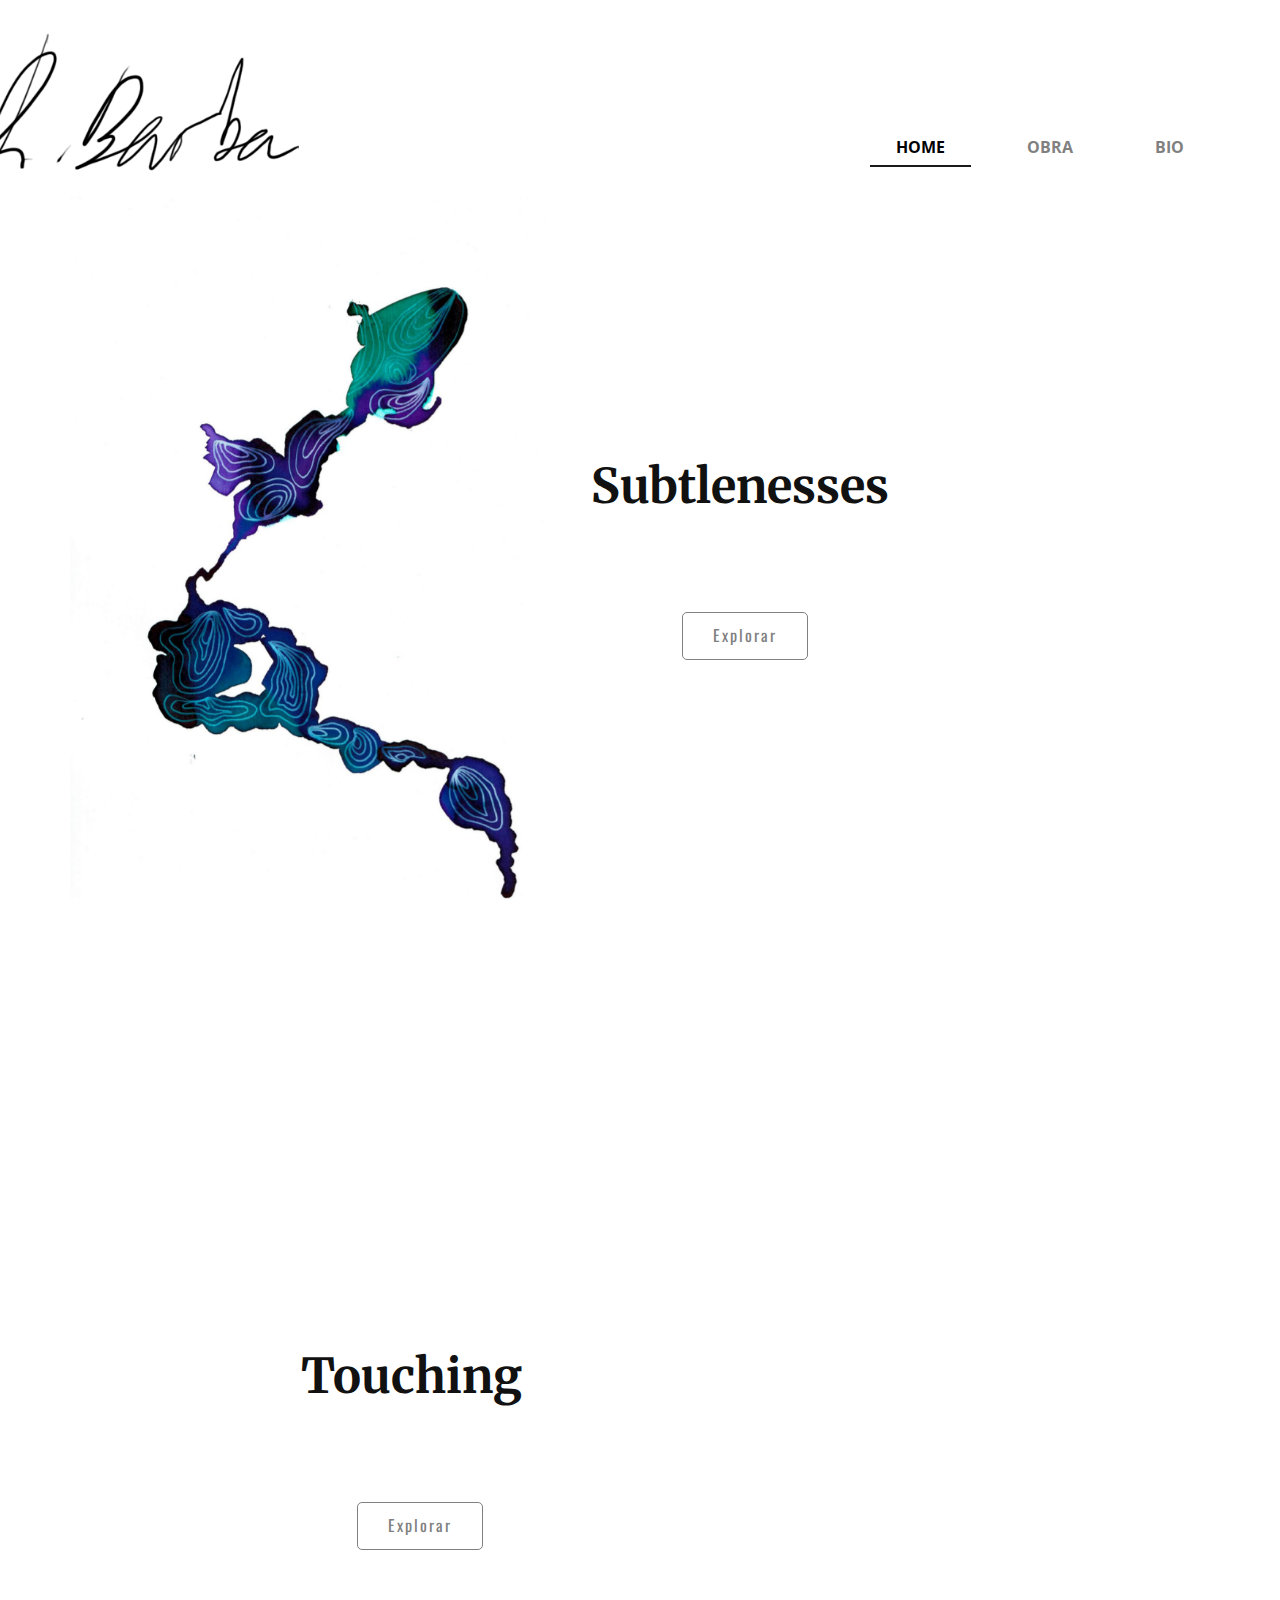
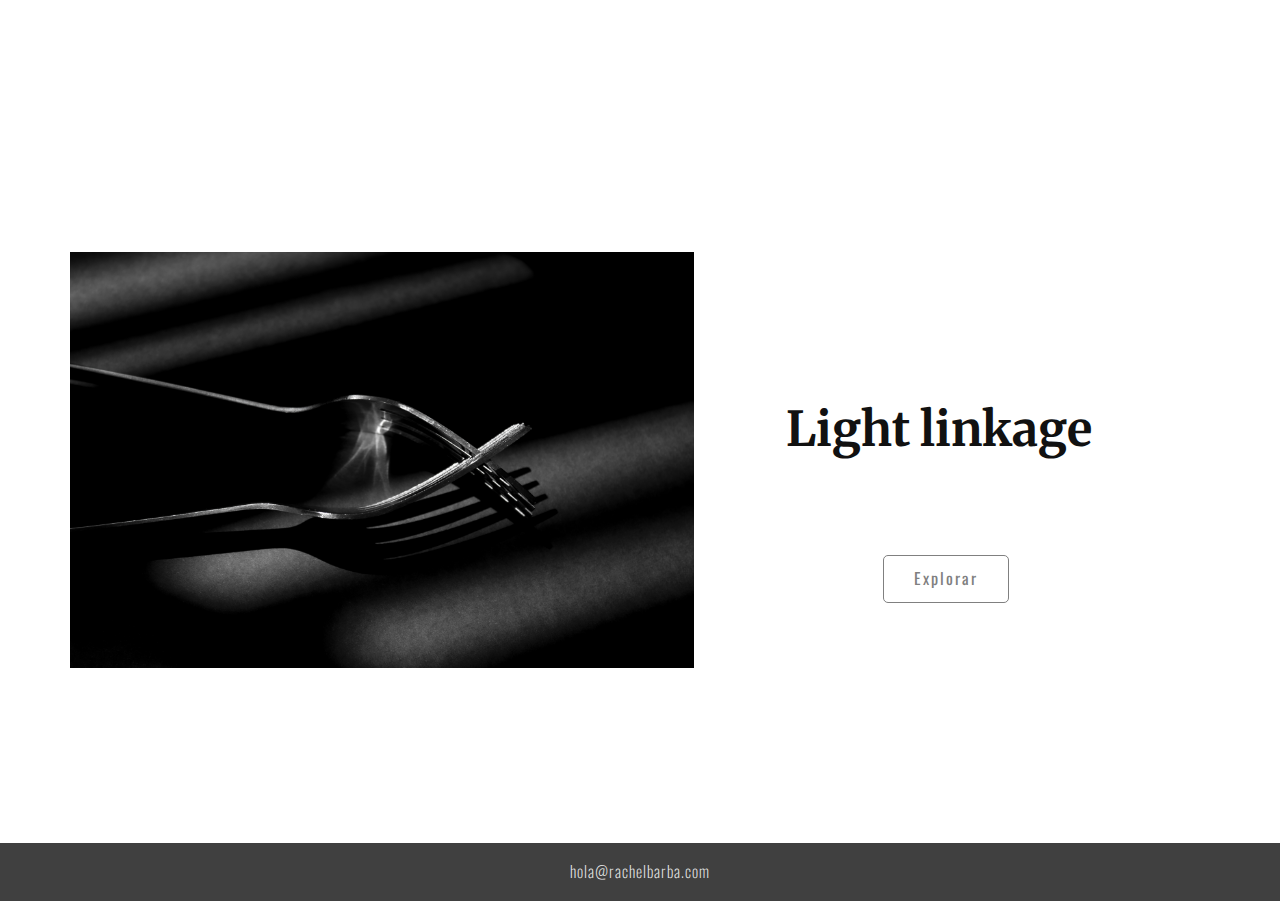
<file: index.html>
<!DOCTYPE html>
<html style="font-size: 16px;" lang="es"><head>
    <meta name="viewport" content="width=device-width, initial-scale=1.0">
    <meta charset="utf-8">
    <meta name="keywords" content="Abstracción">
    <meta name="description" content="">
    <title>Home</title>
    <link rel="stylesheet" href="nicepage.css" media="screen">
<link rel="stylesheet" href="Home.css" media="screen">
    <script class="u-script" type="text/javascript" src="jquery.js" defer=""></script>
    <script class="u-script" type="text/javascript" src="nicepage.js" defer=""></script>
    <meta name="generator" content="Nicepage 5.0.7, nicepage.com">
    <link id="u-theme-google-font" rel="stylesheet" href="https://fonts.googleapis.com/css?family=Roboto:100,100i,300,300i,400,400i,500,500i,700,700i,900,900i|Open+Sans:300,300i,400,400i,500,500i,600,600i,700,700i,800,800i">
    <link id="u-page-google-font" rel="stylesheet" href="https://fonts.googleapis.com/css?family=Merriweather:300,300i,400,400i,700,700i,900,900i|Oswald:200,300,400,500,600,700">
    
    
    
    
    
    <script type="application/ld+json">{
		"@context": "http://schema.org",
		"@type": "Organization",
		"name": "",
		"logo": "images/Firma_obra_digital2.png"
}</script>
    <meta name="theme-color" content="#478ac9">
    <meta property="og:title" content="Home">
    <meta property="og:type" content="website">
  </head>
  <body data-home-page="Home.html" data-home-page-title="Home" class="u-body u-xl-mode" data-lang="es"><header class="u-clearfix u-header u-header" id="sec-5f13"><div class="u-clearfix u-sheet u-sheet-1">
        <a href="Home.html" class="u-image u-logo u-image-1" data-image-width="417" data-image-height="251" title="Home">
          <img src="images/Firma_obra_digital2.png" class="u-logo-image u-logo-image-1">
        </a>
        <nav class="u-menu u-menu-dropdown u-menu-open-right u-offcanvas u-menu-1" data-responsive-from="MD">
          <div class="menu-collapse" style="font-size: 1rem; letter-spacing: 0px; font-weight: 700; text-transform: uppercase;">
            <a class="u-button-style u-custom-active-border-color u-custom-active-color u-custom-border u-custom-border-color u-custom-borders u-custom-hover-border-color u-custom-hover-color u-custom-left-right-menu-spacing u-custom-padding-bottom u-custom-text-active-color u-custom-text-color u-custom-text-decoration u-custom-text-hover-color u-custom-top-bottom-menu-spacing u-nav-link u-text-active-palette-1-base u-text-grey-70 u-text-hover-palette-2-base" href="#">
              <svg class="u-svg-link" viewBox="0 0 24 24"><use xmlns:xlink="http://www.w3.org/1999/xlink" xlink:href="#menu-hamburger"></use></svg>
              <svg class="u-svg-content" version="1.1" id="menu-hamburger" viewBox="0 0 16 16" x="0px" y="0px" xmlns:xlink="http://www.w3.org/1999/xlink" xmlns="http://www.w3.org/2000/svg"><g><rect y="1" width="16" height="2"></rect><rect y="7" width="16" height="2"></rect><rect y="13" width="16" height="2"></rect>
</g></svg>
            </a>
          </div>
          <div class="u-custom-menu u-nav-container">
            <ul class="u-nav u-spacing-30 u-unstyled u-nav-1"><li class="u-nav-item"><a class="u-border-2 u-border-active-grey-90 u-border-hover-grey-50 u-border-no-left u-border-no-right u-border-no-top u-button-style u-nav-link u-text-active-black u-text-grey-50 u-text-hover-grey-70" href="Home.html" style="padding: 10px 26px;">Home</a>
</li><li class="u-nav-item"><a class="u-border-2 u-border-active-grey-90 u-border-hover-grey-50 u-border-no-left u-border-no-right u-border-no-top u-button-style u-nav-link u-text-active-black u-text-grey-50 u-text-hover-grey-70" style="padding: 10px 26px;">Obra</a><div class="u-nav-popup"><ul class="u-custom-font u-font-oswald u-h-spacing-40 u-nav u-unstyled u-v-spacing-14 u-nav-2"><li class="u-nav-item"><a class="u-button-style u-grey-15 u-nav-link">2022</a><div class="u-nav-popup"><ul class="u-custom-font u-font-oswald u-h-spacing-40 u-nav u-unstyled u-v-spacing-14 u-nav-3"><li class="u-nav-item"><a class="u-button-style u-grey-15 u-nav-link" href="02_Abstractions.html">Subtlenesses</a>
</li></ul>
</div>
</li><li class="u-nav-item"><a class="u-button-style u-grey-15 u-nav-link">2021</a><div class="u-nav-popup"><ul class="u-custom-font u-font-oswald u-h-spacing-40 u-nav u-unstyled u-v-spacing-14 u-nav-4"><li class="u-nav-item"><a class="u-button-style u-grey-15 u-nav-link" href="03_Touching.html">Touching</a>
</li><li class="u-nav-item"><a class="u-button-style u-grey-15 u-nav-link" href="04_Light-Linkage.html">Light Linkage</a>
</li></ul>
</div>
</li></ul>
</div>
</li><li class="u-nav-item"><a class="u-border-2 u-border-active-grey-90 u-border-hover-grey-50 u-border-no-left u-border-no-right u-border-no-top u-button-style u-nav-link u-text-active-black u-text-grey-50 u-text-hover-grey-70" href="Bio.html" style="padding: 10px 26px;">Bio</a>
</li></ul>
          </div>
          <div class="u-custom-menu u-nav-container-collapse">
            <div class="u-border-1 u-border-grey-75 u-container-style u-grey-15 u-inner-container-layout u-sidenav">
              <div class="u-inner-container-layout u-sidenav-overflow">
                <div class="u-menu-close"></div>
                <ul class="u-align-center-lg u-align-center-xl u-align-left-md u-align-left-sm u-align-left-xs u-custom-font u-font-oswald u-nav u-popupmenu-items u-spacing-40 u-text-active-white u-text-grey-80 u-unstyled u-nav-5"><li class="u-nav-item"><a class="u-button-style u-nav-link" href="Home.html">Home</a>
</li><li class="u-nav-item"><a class="u-button-style u-nav-link">Obra</a><div class="u-nav-popup"><ul class="u-custom-font u-font-oswald u-h-spacing-40 u-nav u-unstyled u-v-spacing-14 u-nav-6"><li class="u-nav-item"><a class="u-button-style u-nav-link">2022</a><div class="u-nav-popup"><ul class="u-custom-font u-font-oswald u-h-spacing-40 u-nav u-unstyled u-v-spacing-14 u-nav-7"><li class="u-nav-item"><a class="u-button-style u-nav-link" href="02_Abstractions.html">Subtlenesses</a>
</li></ul>
</div>
</li><li class="u-nav-item"><a class="u-button-style u-nav-link">2021</a><div class="u-nav-popup"><ul class="u-custom-font u-font-oswald u-h-spacing-40 u-nav u-unstyled u-v-spacing-14 u-nav-8"><li class="u-nav-item"><a class="u-button-style u-nav-link" href="03_Touching.html">Touching</a>
</li><li class="u-nav-item"><a class="u-button-style u-nav-link" href="04_Light-Linkage.html">Light Linkage</a>
</li></ul>
</div>
</li></ul>
</div>
</li><li class="u-nav-item"><a class="u-button-style u-nav-link" href="Bio.html">Bio</a>
</li></ul>
              </div>
            </div>
            <div class="u-menu-overlay"></div>
          </div>
        </nav>
      </div></header>
    <section class="u-clearfix u-section-1" id="sec-5f9f">
      <div class="u-clearfix u-sheet u-sheet-1">
        <img class="u-image u-image-contain u-image-default u-image-1" src="images/4.jpg" alt="" data-image-width="2336" data-image-height="3440" data-animation-name="customAnimationIn" data-animation-duration="1000" data-animation-direction="">
        <h1 class="u-custom-font u-font-merriweather u-text u-text-1">Subtlenesses</h1>
        <a href="02_Abstractions.html" class="u-border-1 u-border-grey-50 u-border-hover-grey-15 u-btn u-btn-round u-button-style u-custom-font u-font-oswald u-hover-feature u-none u-radius-5 u-text-active-grey-5 u-text-hover-grey-10 u-btn-1" data-animation-name="" data-animation-duration="0" data-animation-direction="">Explorar</a>
      </div>
      
    </section>
    <section class="u-clearfix u-section-2" id="sec-9aaf">
      <div class="u-clearfix u-sheet u-sheet-1">
        <img class="u-image u-image-default u-image-1" src="images/azul2.jpg" alt="" data-image-width="1118" data-image-height="1680" data-animation-name="customAnimationIn" data-animation-duration="1000" data-animation-delay="0" data-animation-out="0">
        <h1 class="u-custom-font u-font-merriweather u-text u-text-1">Touching</h1>
        <a href="03_Touching.html" class="u-border-1 u-border-grey-50 u-border-hover-grey-15 u-btn u-btn-round u-button-style u-custom-font u-font-oswald u-hover-feature u-none u-radius-5 u-text-active-grey-5 u-text-hover-grey-10 u-btn-1" data-animation-name="" data-animation-duration="0" data-animation-direction="">Explorar</a>
      </div>
      
    </section>
    <section class="u-clearfix u-section-3" id="sec-97be">
      <div class="u-clearfix u-sheet u-sheet-1">
        <img class="u-expanded-width-xs u-image u-image-default u-image-1" src="images/El_vnculo.jpg" alt="" data-image-width="5315" data-image-height="3543">
        <h1 class="u-custom-font u-font-merriweather u-text u-text-1">Light linkage</h1>
        <a href="04_Light-Linkage.html" class="u-border-1 u-border-grey-50 u-border-hover-grey-15 u-btn u-btn-round u-button-style u-custom-font u-font-oswald u-hover-feature u-none u-radius-5 u-text-active-grey-5 u-text-hover-grey-10 u-btn-1" data-animation-name="" data-animation-duration="0" data-animation-direction="">Explorar</a>
      </div>
      
    </section>
    <section class="u-align-center u-clearfix u-grey-75 u-section-4" id="sec-b26f">
      <div class="u-clearfix u-sheet u-valign-middle u-sheet-1">
        <p class="u-text u-text-grey-5 u-text-1">hola@rachelbarba.com</p>
      </div>
    </section>
    
    
    
  
</body></html>
</file>
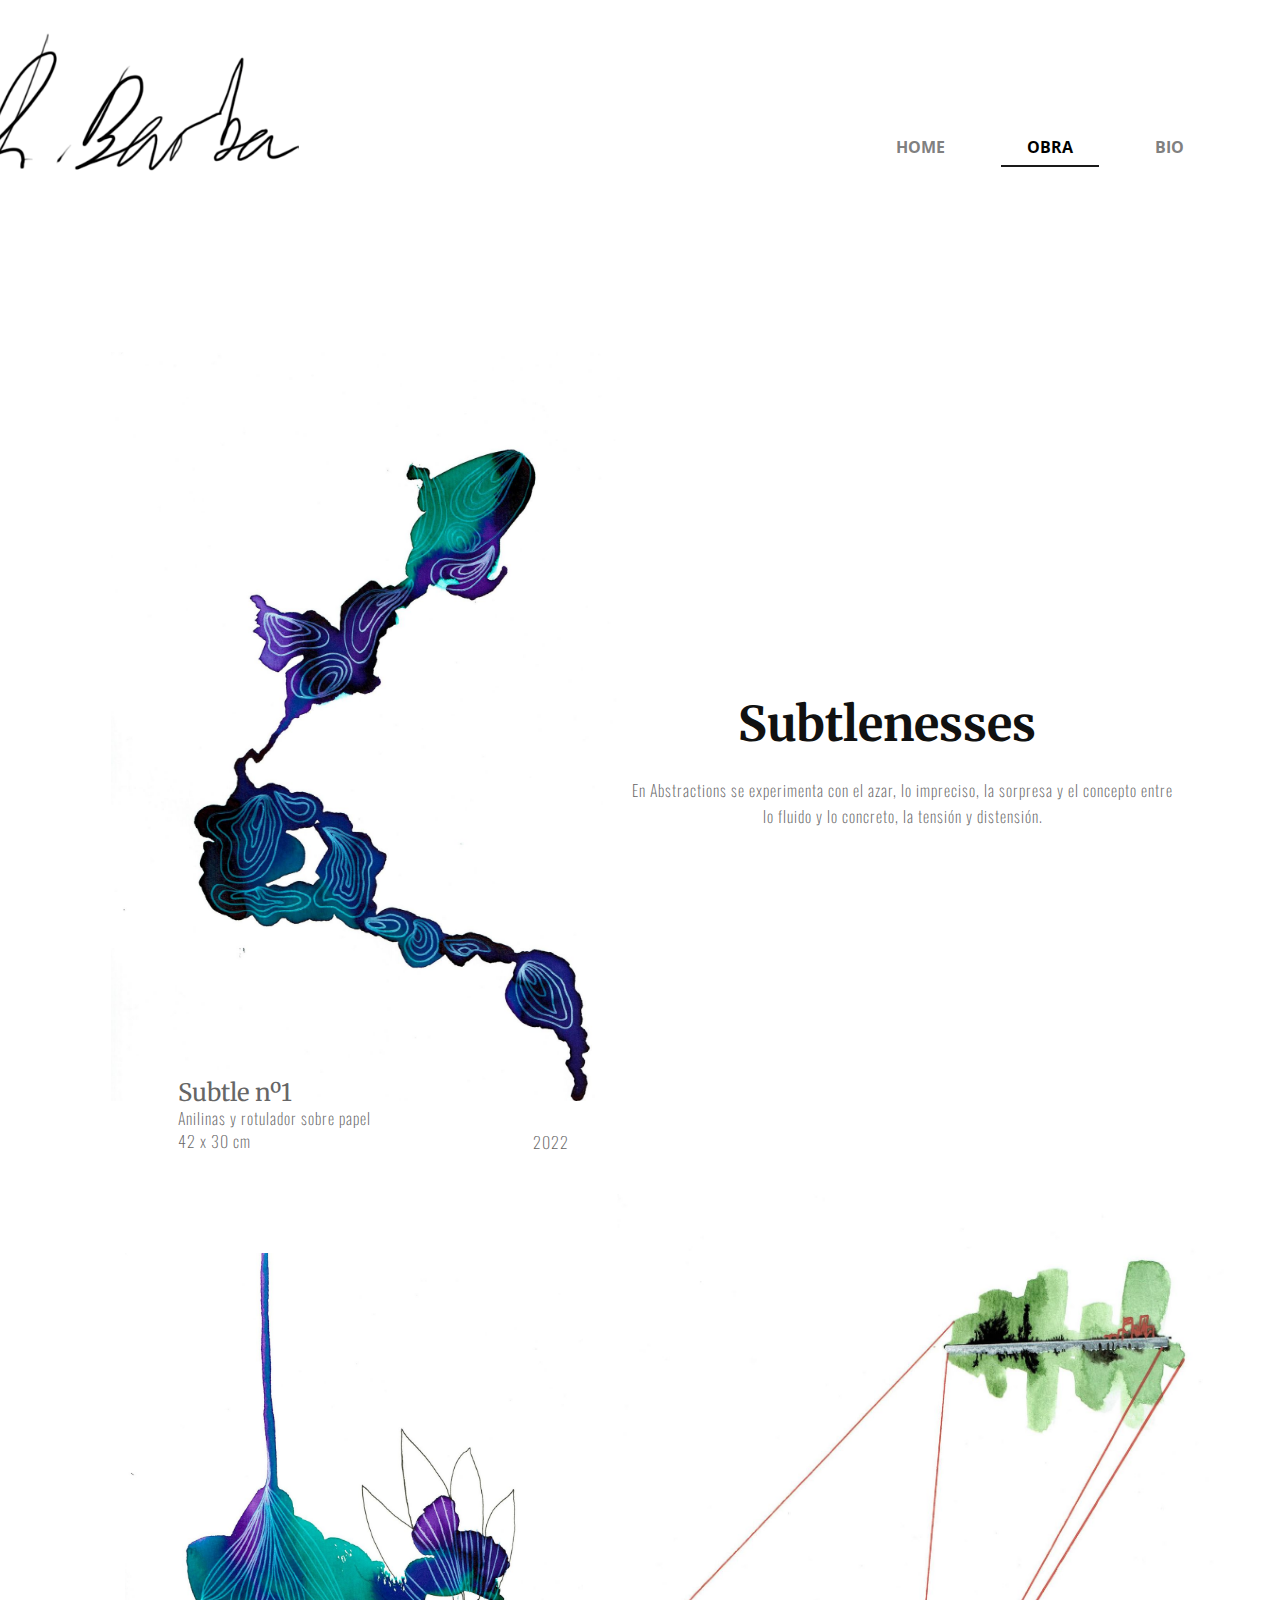
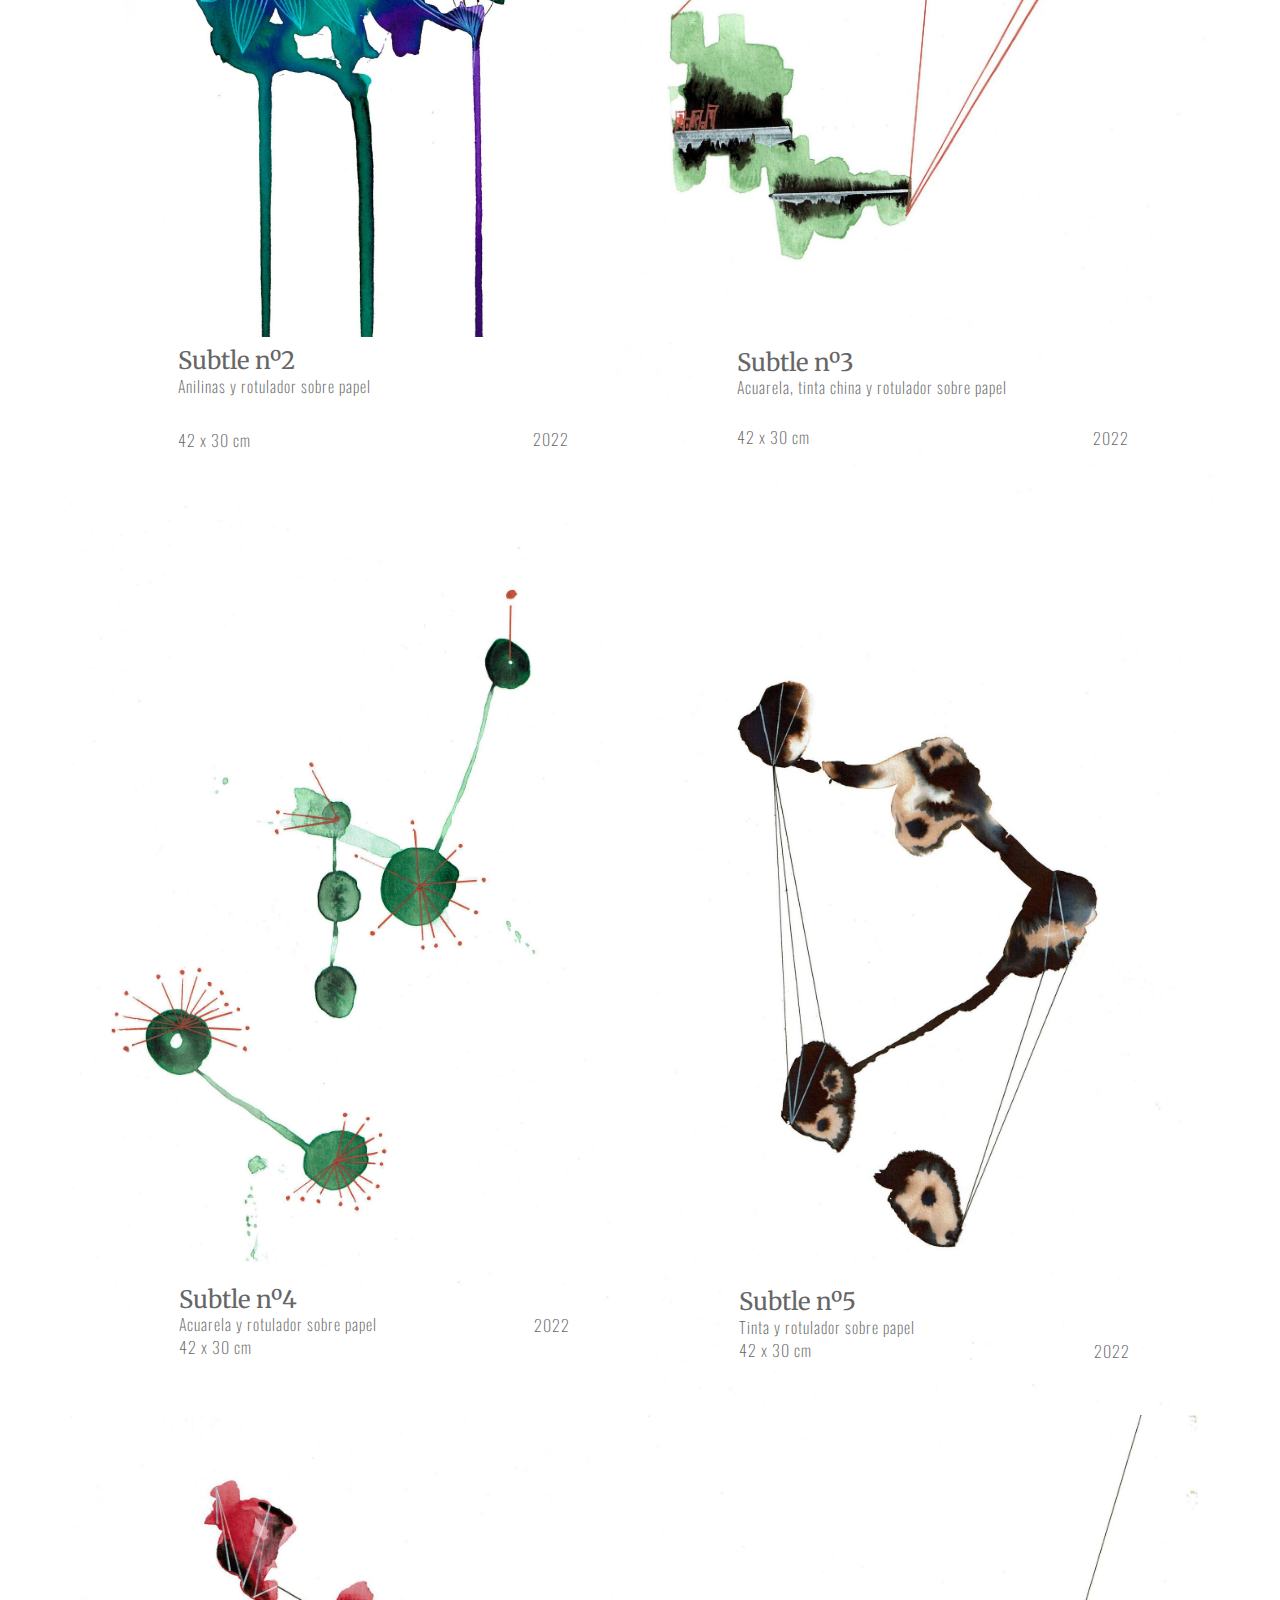
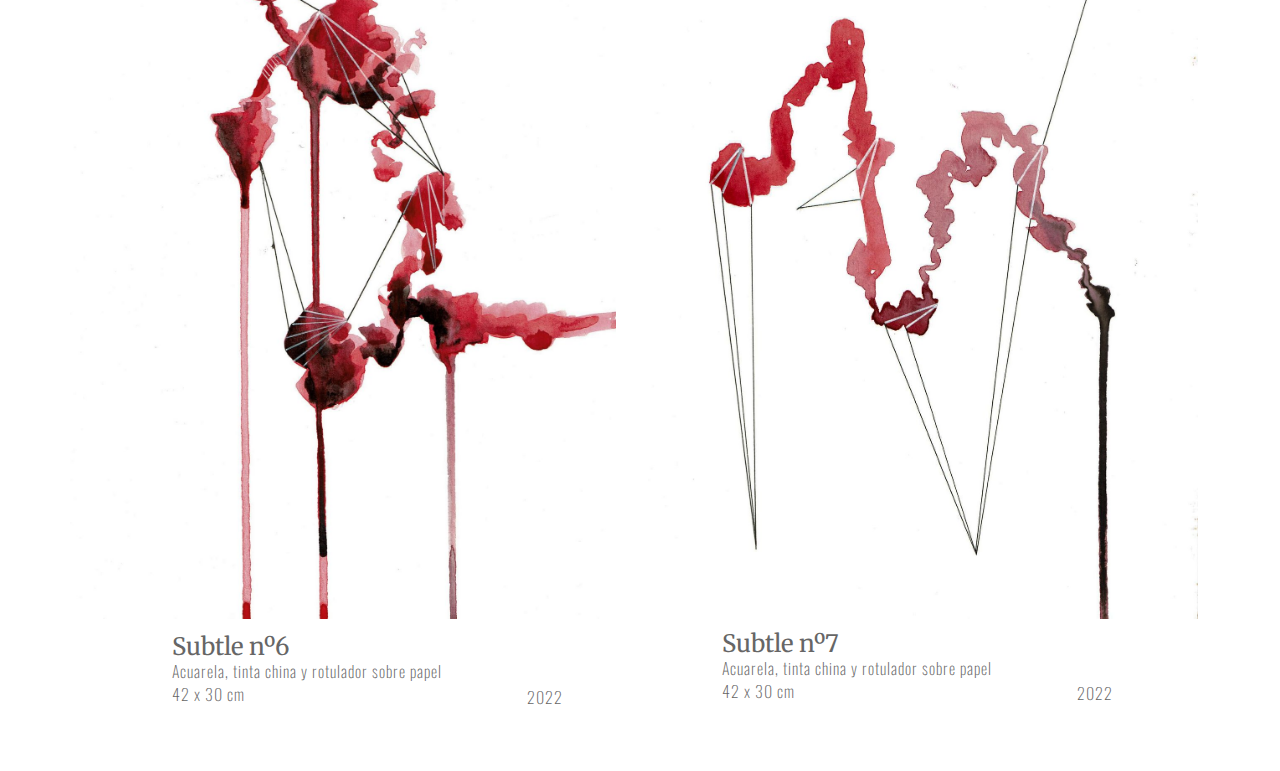
<file: 02_Abstractions.html>
<!DOCTYPE html>
<html style="font-size: 16px;" lang="es"><head>
    <meta name="viewport" content="width=device-width, initial-scale=1.0">
    <meta charset="utf-8">
    <meta name="keywords" content="Touching">
    <meta name="description" content="">
    <title>02_Abstractions</title>
    <link rel="stylesheet" href="nicepage.css" media="screen">
<link rel="stylesheet" href="02_Abstractions.css" media="screen">
    <script class="u-script" type="text/javascript" src="jquery.js" defer=""></script>
    <script class="u-script" type="text/javascript" src="nicepage.js" defer=""></script>
    <meta name="generator" content="Nicepage 5.0.7, nicepage.com">
    <link id="u-theme-google-font" rel="stylesheet" href="https://fonts.googleapis.com/css?family=Roboto:100,100i,300,300i,400,400i,500,500i,700,700i,900,900i|Open+Sans:300,300i,400,400i,500,500i,600,600i,700,700i,800,800i">
    <link id="u-page-google-font" rel="stylesheet" href="https://fonts.googleapis.com/css?family=Merriweather:300,300i,400,400i,700,700i,900,900i|Oswald:200,300,400,500,600,700">
    
    
    
    
    
    <script type="application/ld+json">{
		"@context": "http://schema.org",
		"@type": "Organization",
		"name": "",
		"logo": "images/Firma_obra_digital2.png"
}</script>
    <meta name="theme-color" content="#478ac9">
    <meta property="og:title" content="02_Abstractions">
    <meta property="og:type" content="website">
  </head>
  <body class="u-body u-xl-mode" data-lang="es"><header class="u-clearfix u-header u-header" id="sec-5f13"><div class="u-clearfix u-sheet u-sheet-1">
        <a href="Home.html" class="u-image u-logo u-image-1" data-image-width="417" data-image-height="251" title="Home">
          <img src="images/Firma_obra_digital2.png" class="u-logo-image u-logo-image-1">
        </a>
        <nav class="u-menu u-menu-dropdown u-menu-open-right u-offcanvas u-menu-1" data-responsive-from="MD">
          <div class="menu-collapse" style="font-size: 1rem; letter-spacing: 0px; font-weight: 700; text-transform: uppercase;">
            <a class="u-button-style u-custom-active-border-color u-custom-active-color u-custom-border u-custom-border-color u-custom-borders u-custom-hover-border-color u-custom-hover-color u-custom-left-right-menu-spacing u-custom-padding-bottom u-custom-text-active-color u-custom-text-color u-custom-text-decoration u-custom-text-hover-color u-custom-top-bottom-menu-spacing u-nav-link u-text-active-palette-1-base u-text-grey-70 u-text-hover-palette-2-base" href="#">
              <svg class="u-svg-link" viewBox="0 0 24 24"><use xmlns:xlink="http://www.w3.org/1999/xlink" xlink:href="#menu-hamburger"></use></svg>
              <svg class="u-svg-content" version="1.1" id="menu-hamburger" viewBox="0 0 16 16" x="0px" y="0px" xmlns:xlink="http://www.w3.org/1999/xlink" xmlns="http://www.w3.org/2000/svg"><g><rect y="1" width="16" height="2"></rect><rect y="7" width="16" height="2"></rect><rect y="13" width="16" height="2"></rect>
</g></svg>
            </a>
          </div>
          <div class="u-custom-menu u-nav-container">
            <ul class="u-nav u-spacing-30 u-unstyled u-nav-1"><li class="u-nav-item"><a class="u-border-2 u-border-active-grey-90 u-border-hover-grey-50 u-border-no-left u-border-no-right u-border-no-top u-button-style u-nav-link u-text-active-black u-text-grey-50 u-text-hover-grey-70" href="Home.html" style="padding: 10px 26px;">Home</a>
</li><li class="u-nav-item"><a class="u-border-2 u-border-active-grey-90 u-border-hover-grey-50 u-border-no-left u-border-no-right u-border-no-top u-button-style u-nav-link u-text-active-black u-text-grey-50 u-text-hover-grey-70" style="padding: 10px 26px;">Obra</a><div class="u-nav-popup"><ul class="u-custom-font u-font-oswald u-h-spacing-40 u-nav u-unstyled u-v-spacing-14 u-nav-2"><li class="u-nav-item"><a class="u-button-style u-grey-15 u-nav-link">2022</a><div class="u-nav-popup"><ul class="u-custom-font u-font-oswald u-h-spacing-40 u-nav u-unstyled u-v-spacing-14 u-nav-3"><li class="u-nav-item"><a class="u-button-style u-grey-15 u-nav-link" href="02_Abstractions.html">Subtlenesses</a>
</li></ul>
</div>
</li><li class="u-nav-item"><a class="u-button-style u-grey-15 u-nav-link">2021</a><div class="u-nav-popup"><ul class="u-custom-font u-font-oswald u-h-spacing-40 u-nav u-unstyled u-v-spacing-14 u-nav-4"><li class="u-nav-item"><a class="u-button-style u-grey-15 u-nav-link" href="03_Touching.html">Touching</a>
</li><li class="u-nav-item"><a class="u-button-style u-grey-15 u-nav-link" href="04_Light-Linkage.html">Light Linkage</a>
</li></ul>
</div>
</li></ul>
</div>
</li><li class="u-nav-item"><a class="u-border-2 u-border-active-grey-90 u-border-hover-grey-50 u-border-no-left u-border-no-right u-border-no-top u-button-style u-nav-link u-text-active-black u-text-grey-50 u-text-hover-grey-70" href="Bio.html" style="padding: 10px 26px;">Bio</a>
</li></ul>
          </div>
          <div class="u-custom-menu u-nav-container-collapse">
            <div class="u-border-1 u-border-grey-75 u-container-style u-grey-15 u-inner-container-layout u-sidenav">
              <div class="u-inner-container-layout u-sidenav-overflow">
                <div class="u-menu-close"></div>
                <ul class="u-align-center-lg u-align-center-xl u-align-left-md u-align-left-sm u-align-left-xs u-custom-font u-font-oswald u-nav u-popupmenu-items u-spacing-40 u-text-active-white u-text-grey-80 u-unstyled u-nav-5"><li class="u-nav-item"><a class="u-button-style u-nav-link" href="Home.html">Home</a>
</li><li class="u-nav-item"><a class="u-button-style u-nav-link">Obra</a><div class="u-nav-popup"><ul class="u-custom-font u-font-oswald u-h-spacing-40 u-nav u-unstyled u-v-spacing-14 u-nav-6"><li class="u-nav-item"><a class="u-button-style u-nav-link">2022</a><div class="u-nav-popup"><ul class="u-custom-font u-font-oswald u-h-spacing-40 u-nav u-unstyled u-v-spacing-14 u-nav-7"><li class="u-nav-item"><a class="u-button-style u-nav-link" href="02_Abstractions.html">Subtlenesses</a>
</li></ul>
</div>
</li><li class="u-nav-item"><a class="u-button-style u-nav-link">2021</a><div class="u-nav-popup"><ul class="u-custom-font u-font-oswald u-h-spacing-40 u-nav u-unstyled u-v-spacing-14 u-nav-8"><li class="u-nav-item"><a class="u-button-style u-nav-link" href="03_Touching.html">Touching</a>
</li><li class="u-nav-item"><a class="u-button-style u-nav-link" href="04_Light-Linkage.html">Light Linkage</a>
</li></ul>
</div>
</li></ul>
</div>
</li><li class="u-nav-item"><a class="u-button-style u-nav-link" href="Bio.html">Bio</a>
</li></ul>
              </div>
            </div>
            <div class="u-menu-overlay"></div>
          </div>
        </nav>
      </div></header>
    <section class="u-clearfix u-section-1" id="sec-374e">
      <div class="u-clearfix u-sheet u-sheet-1">
        <img class="u-image u-image-contain u-image-default u-image-1" src="images/4.jpg" alt="" data-image-width="2336" data-image-height="3440">
        <h3 class="u-align-left u-text u-text-grey-60 u-text-1">Subtle nº1</h3>
        <p class="u-align-left u-text u-text-2">Anilinas y rotulador sobre papel</p>
        <p class="u-align-left u-text u-text-3">42 x 30 cm</p>
        <p class="u-align-left u-text u-text-4">2022</p>
        <h1 class="u-text u-text-5">Subtlenesses</h1>
        <p class="u-align-center u-text u-text-6">En Abstractions se experimenta con el azar, lo impreciso, la sorpresa y el concepto entre lo fluido y lo concreto, la tensión y distensión.</p>
      </div>
    </section>
    <section class="u-clearfix u-section-2" id="sec-90a1">
      <div class="u-clearfix u-sheet u-sheet-1">
        <img class="u-expanded-height-xl u-expanded-width-xs u-image u-image-contain u-image-default u-image-1" src="images/9.jpg" alt="" data-image-width="2328" data-image-height="3440">
        <img class="u-expanded-width-xs u-image u-image-contain u-image-default u-image-2" src="images/8.jpg" alt="" data-image-width="2304" data-image-height="3440">
        <h3 class="u-align-left u-text u-text-grey-60 u-text-1">Subtle nº2</h3>
        <p class="u-align-left u-text u-text-default u-text-2">Anilinas y rotulador sobre papel</p>
        <h3 class="u-align-left u-text u-text-grey-60 u-text-3">Subtle nº3</h3>
        <p class="u-align-left u-text u-text-default u-text-4">Acuarela, tinta china y rotulador sobre papel</p>
        <p class="u-align-left u-text u-text-default u-text-5">42 x 30 cm</p>
        <p class="u-align-left u-text u-text-default u-text-6">2022</p>
        <p class="u-align-left u-text u-text-default u-text-7">2022</p>
        <p class="u-align-left u-text u-text-default u-text-8">42 x 30 cm</p>
      </div>
    </section>
    <section class="u-clearfix u-section-3" id="carousel_ab55">
      <div class="u-clearfix u-sheet u-valign-middle-xl u-sheet-1">
        <img class="u-image u-image-contain u-image-default u-image-1" src="images/ILUSTRACION_16.jpg" alt="" data-image-width="2328" data-image-height="3440">
        <h3 class="u-align-left u-text u-text-grey-60 u-text-1">Subtle nº4</h3>
        <p class="u-align-left u-text u-text-default u-text-2">Acuarela y rotulador sobre papel</p>
        <p class="u-align-left u-text u-text-default u-text-3">42 x 30 cm</p>
        <img class="u-expanded-width-xs u-image u-image-contain u-image-default u-image-2" src="images/6.jpg" alt="" data-image-width="2336" data-image-height="3440">
        <h3 class="u-align-left u-text u-text-grey-60 u-text-4">Subtle nº5</h3>
        <p class="u-align-left u-text u-text-default u-text-5">Tinta y rotulador sobre papel</p>
        <p class="u-align-left u-text u-text-default u-text-6">42 x 30 cm</p>
        <p class="u-align-left u-text u-text-default u-text-7">2022</p>
        <p class="u-align-left u-text u-text-default u-text-8">2022</p>
      </div>
    </section>
    <section class="u-clearfix u-section-4" id="carousel_e134">
      <div class="u-clearfix u-sheet u-sheet-1">
        <img class="u-expanded-width-xs u-image u-image-contain u-image-default u-image-1" src="images/7.jpg" alt="" data-image-width="2352" data-image-height="3440">
        <img class="u-expanded-width-xs u-image u-image-contain u-image-default u-image-2" src="images/2.jpg" alt="" data-image-width="2336" data-image-height="3440">
        <h3 class="u-align-left u-text u-text-grey-60 u-text-1">Subtle nº7</h3>
        <p class="u-align-left u-text u-text-default-lg u-text-default-md u-text-default-sm u-text-default-xl u-text-2">Acuarela, tinta china y rotulador sobre papel</p>
        <p class="u-align-left u-text u-text-default u-text-3">42 x 30 cm</p>
        <h3 class="u-align-left u-text u-text-grey-60 u-text-4">Subtle nº6<br>
        </h3>
        <p class="u-align-left u-text u-text-default-lg u-text-default-md u-text-default-sm u-text-default-xl u-text-5">Acuarela, tinta china y rotulador sobre papel</p>
        <p class="u-align-left u-text u-text-default u-text-6">42 x 30 cm</p>
        <p class="u-align-left u-text u-text-default u-text-7">2022</p>
        <p class="u-align-left u-text u-text-default u-text-8">2022</p>
      </div>
    </section>
    
    

  
</body></html>
</file>
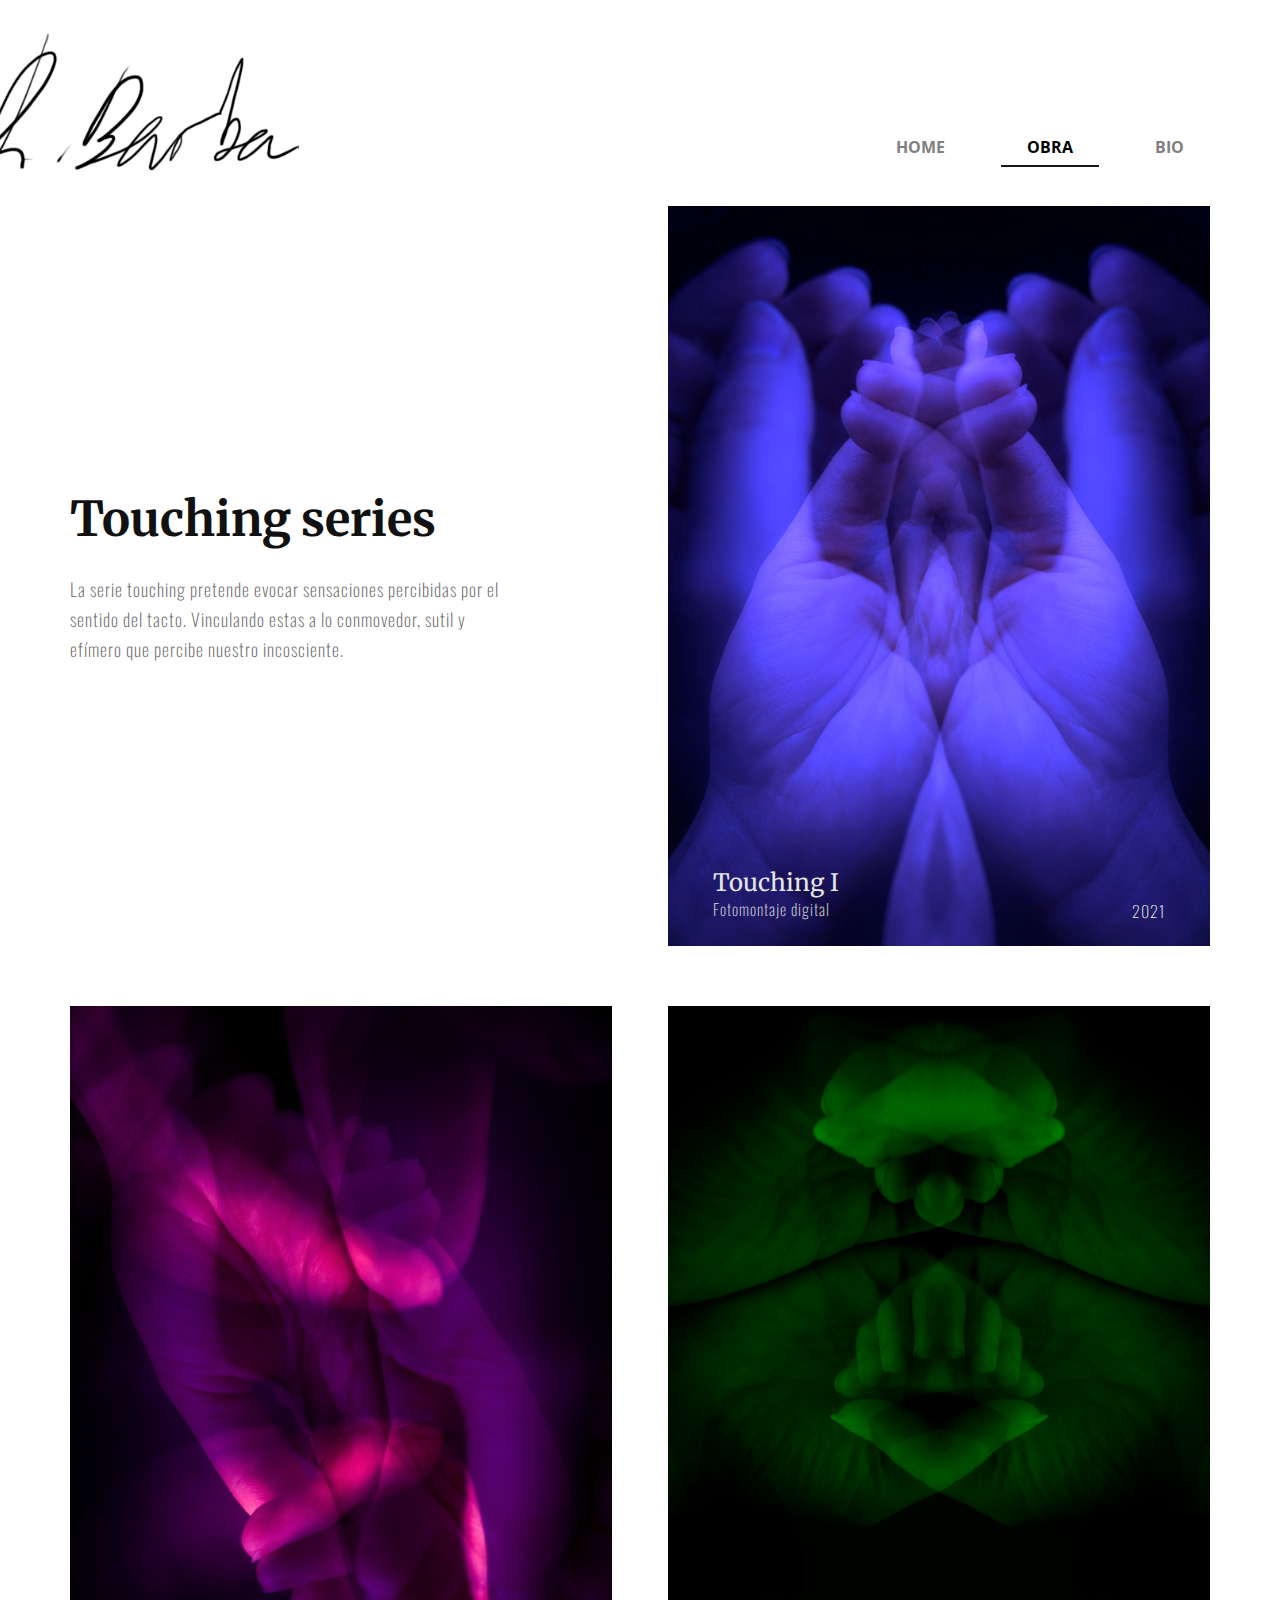
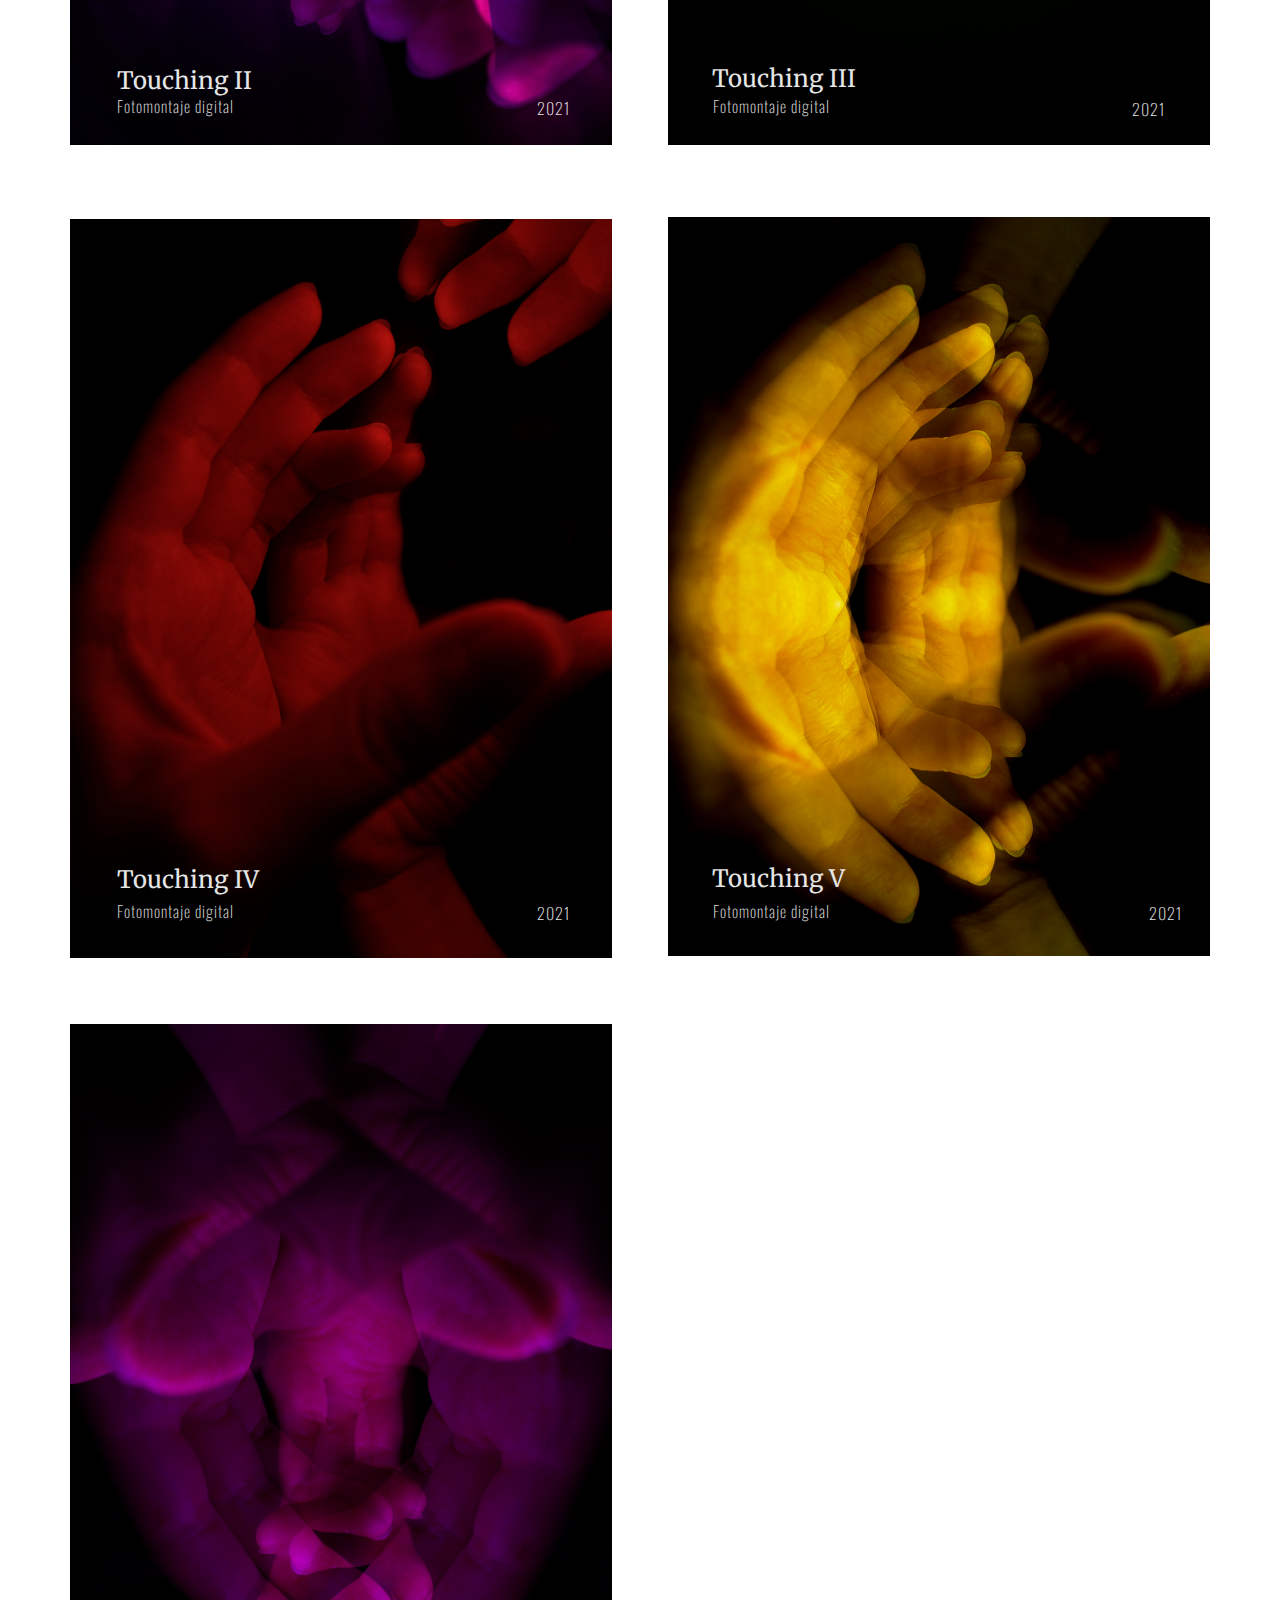
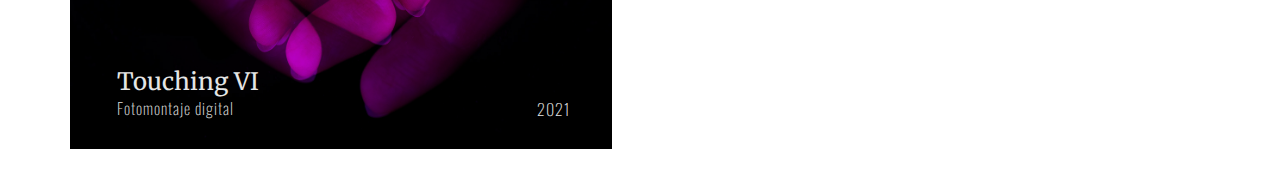
<file: 03_Touching.html>
<!DOCTYPE html>
<html style="font-size: 16px;" lang="es"><head>
    <meta name="viewport" content="width=device-width, initial-scale=1.0">
    <meta charset="utf-8">
    <meta name="keywords" content="Touching">
    <meta name="description" content="">
    <title>03_Touching</title>
    <link rel="stylesheet" href="nicepage.css" media="screen">
<link rel="stylesheet" href="03_Touching.css" media="screen">
    <script class="u-script" type="text/javascript" src="jquery.js" defer=""></script>
    <script class="u-script" type="text/javascript" src="nicepage.js" defer=""></script>
    <meta name="generator" content="Nicepage 5.0.7, nicepage.com">
    <link id="u-theme-google-font" rel="stylesheet" href="https://fonts.googleapis.com/css?family=Roboto:100,100i,300,300i,400,400i,500,500i,700,700i,900,900i|Open+Sans:300,300i,400,400i,500,500i,600,600i,700,700i,800,800i">
    <link id="u-page-google-font" rel="stylesheet" href="https://fonts.googleapis.com/css?family=Merriweather:300,300i,400,400i,700,700i,900,900i|Oswald:200,300,400,500,600,700">
    
    
    
    
    
    <script type="application/ld+json">{
		"@context": "http://schema.org",
		"@type": "Organization",
		"name": "",
		"logo": "images/Firma_obra_digital2.png"
}</script>
    <meta name="theme-color" content="#478ac9">
    <meta property="og:title" content="03_Touching">
    <meta property="og:type" content="website">
  </head>
  <body class="u-body u-xl-mode" data-lang="es"><header class="u-clearfix u-header u-header" id="sec-5f13"><div class="u-clearfix u-sheet u-sheet-1">
        <a href="Home.html" class="u-image u-logo u-image-1" data-image-width="417" data-image-height="251" title="Home">
          <img src="images/Firma_obra_digital2.png" class="u-logo-image u-logo-image-1">
        </a>
        <nav class="u-menu u-menu-dropdown u-menu-open-right u-offcanvas u-menu-1" data-responsive-from="MD">
          <div class="menu-collapse" style="font-size: 1rem; letter-spacing: 0px; font-weight: 700; text-transform: uppercase;">
            <a class="u-button-style u-custom-active-border-color u-custom-active-color u-custom-border u-custom-border-color u-custom-borders u-custom-hover-border-color u-custom-hover-color u-custom-left-right-menu-spacing u-custom-padding-bottom u-custom-text-active-color u-custom-text-color u-custom-text-decoration u-custom-text-hover-color u-custom-top-bottom-menu-spacing u-nav-link u-text-active-palette-1-base u-text-grey-70 u-text-hover-palette-2-base" href="#">
              <svg class="u-svg-link" viewBox="0 0 24 24"><use xmlns:xlink="http://www.w3.org/1999/xlink" xlink:href="#menu-hamburger"></use></svg>
              <svg class="u-svg-content" version="1.1" id="menu-hamburger" viewBox="0 0 16 16" x="0px" y="0px" xmlns:xlink="http://www.w3.org/1999/xlink" xmlns="http://www.w3.org/2000/svg"><g><rect y="1" width="16" height="2"></rect><rect y="7" width="16" height="2"></rect><rect y="13" width="16" height="2"></rect>
</g></svg>
            </a>
          </div>
          <div class="u-custom-menu u-nav-container">
            <ul class="u-nav u-spacing-30 u-unstyled u-nav-1"><li class="u-nav-item"><a class="u-border-2 u-border-active-grey-90 u-border-hover-grey-50 u-border-no-left u-border-no-right u-border-no-top u-button-style u-nav-link u-text-active-black u-text-grey-50 u-text-hover-grey-70" href="Home.html" style="padding: 10px 26px;">Home</a>
</li><li class="u-nav-item"><a class="u-border-2 u-border-active-grey-90 u-border-hover-grey-50 u-border-no-left u-border-no-right u-border-no-top u-button-style u-nav-link u-text-active-black u-text-grey-50 u-text-hover-grey-70" style="padding: 10px 26px;">Obra</a><div class="u-nav-popup"><ul class="u-custom-font u-font-oswald u-h-spacing-40 u-nav u-unstyled u-v-spacing-14 u-nav-2"><li class="u-nav-item"><a class="u-button-style u-grey-15 u-nav-link">2022</a><div class="u-nav-popup"><ul class="u-custom-font u-font-oswald u-h-spacing-40 u-nav u-unstyled u-v-spacing-14 u-nav-3"><li class="u-nav-item"><a class="u-button-style u-grey-15 u-nav-link" href="02_Abstractions.html">Subtlenesses</a>
</li></ul>
</div>
</li><li class="u-nav-item"><a class="u-button-style u-grey-15 u-nav-link">2021</a><div class="u-nav-popup"><ul class="u-custom-font u-font-oswald u-h-spacing-40 u-nav u-unstyled u-v-spacing-14 u-nav-4"><li class="u-nav-item"><a class="u-button-style u-grey-15 u-nav-link" href="03_Touching.html">Touching</a>
</li><li class="u-nav-item"><a class="u-button-style u-grey-15 u-nav-link" href="04_Light-Linkage.html">Light Linkage</a>
</li></ul>
</div>
</li></ul>
</div>
</li><li class="u-nav-item"><a class="u-border-2 u-border-active-grey-90 u-border-hover-grey-50 u-border-no-left u-border-no-right u-border-no-top u-button-style u-nav-link u-text-active-black u-text-grey-50 u-text-hover-grey-70" href="Bio.html" style="padding: 10px 26px;">Bio</a>
</li></ul>
          </div>
          <div class="u-custom-menu u-nav-container-collapse">
            <div class="u-border-1 u-border-grey-75 u-container-style u-grey-15 u-inner-container-layout u-sidenav">
              <div class="u-inner-container-layout u-sidenav-overflow">
                <div class="u-menu-close"></div>
                <ul class="u-align-center-lg u-align-center-xl u-align-left-md u-align-left-sm u-align-left-xs u-custom-font u-font-oswald u-nav u-popupmenu-items u-spacing-40 u-text-active-white u-text-grey-80 u-unstyled u-nav-5"><li class="u-nav-item"><a class="u-button-style u-nav-link" href="Home.html">Home</a>
</li><li class="u-nav-item"><a class="u-button-style u-nav-link">Obra</a><div class="u-nav-popup"><ul class="u-custom-font u-font-oswald u-h-spacing-40 u-nav u-unstyled u-v-spacing-14 u-nav-6"><li class="u-nav-item"><a class="u-button-style u-nav-link">2022</a><div class="u-nav-popup"><ul class="u-custom-font u-font-oswald u-h-spacing-40 u-nav u-unstyled u-v-spacing-14 u-nav-7"><li class="u-nav-item"><a class="u-button-style u-nav-link" href="02_Abstractions.html">Subtlenesses</a>
</li></ul>
</div>
</li><li class="u-nav-item"><a class="u-button-style u-nav-link">2021</a><div class="u-nav-popup"><ul class="u-custom-font u-font-oswald u-h-spacing-40 u-nav u-unstyled u-v-spacing-14 u-nav-8"><li class="u-nav-item"><a class="u-button-style u-nav-link" href="03_Touching.html">Touching</a>
</li><li class="u-nav-item"><a class="u-button-style u-nav-link" href="04_Light-Linkage.html">Light Linkage</a>
</li></ul>
</div>
</li></ul>
</div>
</li><li class="u-nav-item"><a class="u-button-style u-nav-link" href="Bio.html">Bio</a>
</li></ul>
              </div>
            </div>
            <div class="u-menu-overlay"></div>
          </div>
        </nav>
      </div></header>
    <section class="u-clearfix u-section-1" id="sec-4db4">
      <div class="u-clearfix u-sheet u-sheet-1">
        <img class="u-image u-image-default u-image-1" src="images/azul2.jpg" alt="" data-image-width="1118" data-image-height="1680">
        <h3 class="u-text u-text-grey-10 u-text-1">Touching I</h3>
        <p class="u-text u-text-grey-15 u-text-2">Fotomontaje digital</p>
        <p class="u-text u-text-grey-10 u-text-3">2021<br>
        </p>
        <h1 class="u-custom-font u-font-merriweather u-text u-text-default u-text-4">Touching series</h1>
        <p class="u-align-center-md u-align-center-sm u-align-center-xs u-custom-font u-font-oswald u-text u-text-grey-60 u-text-5">La serie touching pretende evocar sensaciones percibidas por el sentido del tacto. Vinculando estas a lo conmovedor, su​til y efímero que percibe nuestro incosciente.</p>
      </div>
    </section>
    <section class="u-clearfix u-section-2" id="sec-716c">
      <div class="u-clearfix u-sheet u-sheet-1">
        <img class="u-expanded-width-xs u-image u-image-default u-image-1" src="images/rosa.jpg" alt="" data-image-width="1120" data-image-height="1680">
        <img class="u-expanded-width-xs u-image u-image-default u-image-2" src="images/verde.jpg" alt="" data-image-width="1120" data-image-height="1680">
        <h3 class="u-text u-text-grey-10 u-text-1">Touching III<br>
        </h3>
        <p class="u-text u-text-grey-15 u-text-2">Fotomontaje digital</p>
        <p class="u-text u-text-grey-10 u-text-3">2021<br>
        </p>
        <h3 class="u-text u-text-grey-10 u-text-4">Touching II</h3>
        <p class="u-text u-text-grey-15 u-text-5">Fotomontaje digital</p>
        <p class="u-text u-text-grey-10 u-text-6">2021<br>
        </p>
      </div>
    </section>
    <section class="u-clearfix u-section-3" id="sec-d3c2">
      <div class="u-clearfix u-sheet u-sheet-1">
        <img class="u-expanded-width-xs u-image u-image-default u-image-1" src="images/amarillo.jpg" alt="" data-image-width="1275" data-image-height="1680">
        <h3 class="u-text u-text-grey-10 u-text-1">Touching V</h3>
        <p class="u-text u-text-grey-15 u-text-2">Fotomontaje digital</p>
        <p class="u-align-right-xl u-text u-text-grey-10 u-text-3">2021<br>
        </p>
        <img class="u-expanded-width-xs u-image u-image-default u-image-2" src="images/rojo.jpg" alt="" data-image-width="1120" data-image-height="1680">
        <h3 class="u-text u-text-grey-10 u-text-4">Touching IV</h3>
        <p class="u-text u-text-grey-15 u-text-5">Fotomontaje digital</p>
        <p class="u-text u-text-grey-10 u-text-6">2021<br>
        </p>
      </div>
    </section>
    <section class="u-clearfix u-section-4" id="sec-4279">
      <div class="u-clearfix u-sheet u-sheet-1">
        <img class="u-expanded-width-xs u-image u-image-default u-image-1" src="images/mg_v1.jpg" alt="" data-image-width="1275" data-image-height="1680">
        <h3 class="u-text u-text-grey-10 u-text-1">Touching VI</h3>
        <p class="u-text u-text-grey-10 u-text-2">2021<br>
        </p>
        <p class="u-text u-text-grey-15 u-text-3">Fotomontaje digital</p>
      </div>
    </section>
    
    

  
</body></html>
</file>
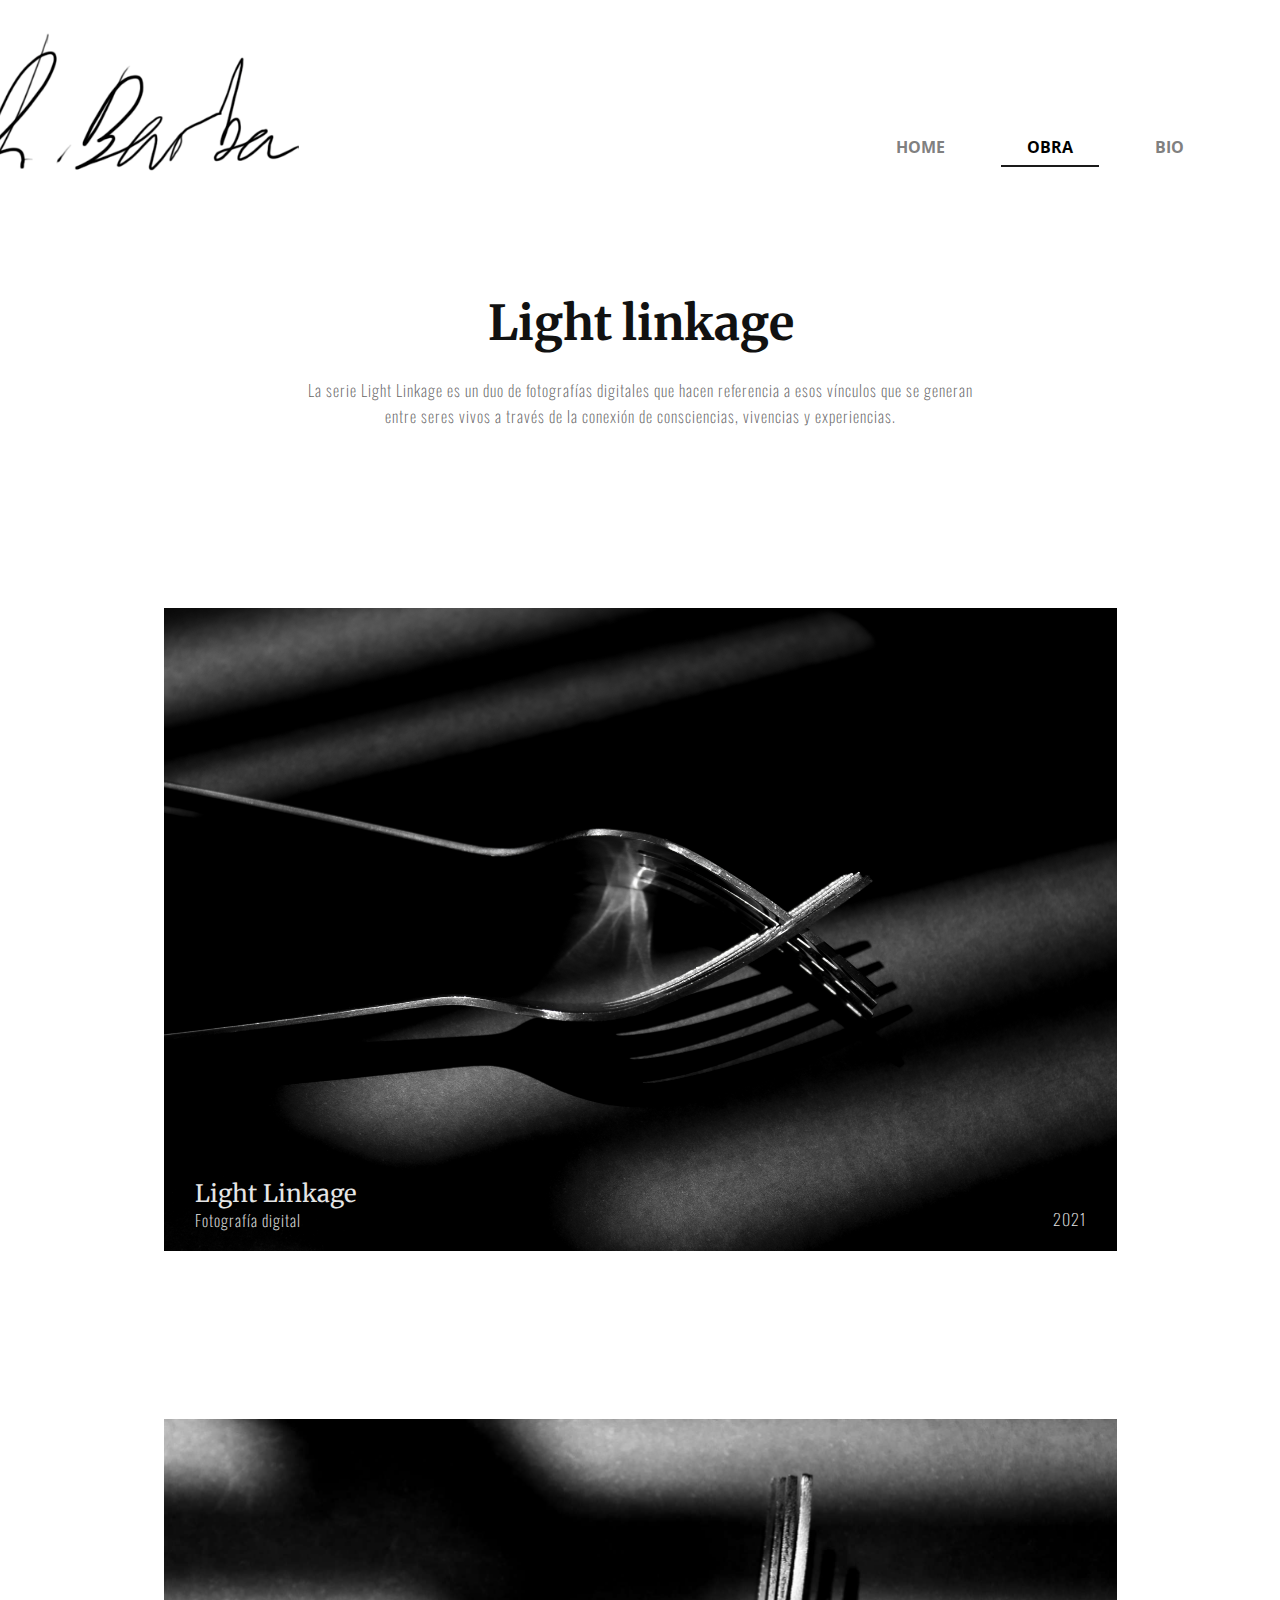
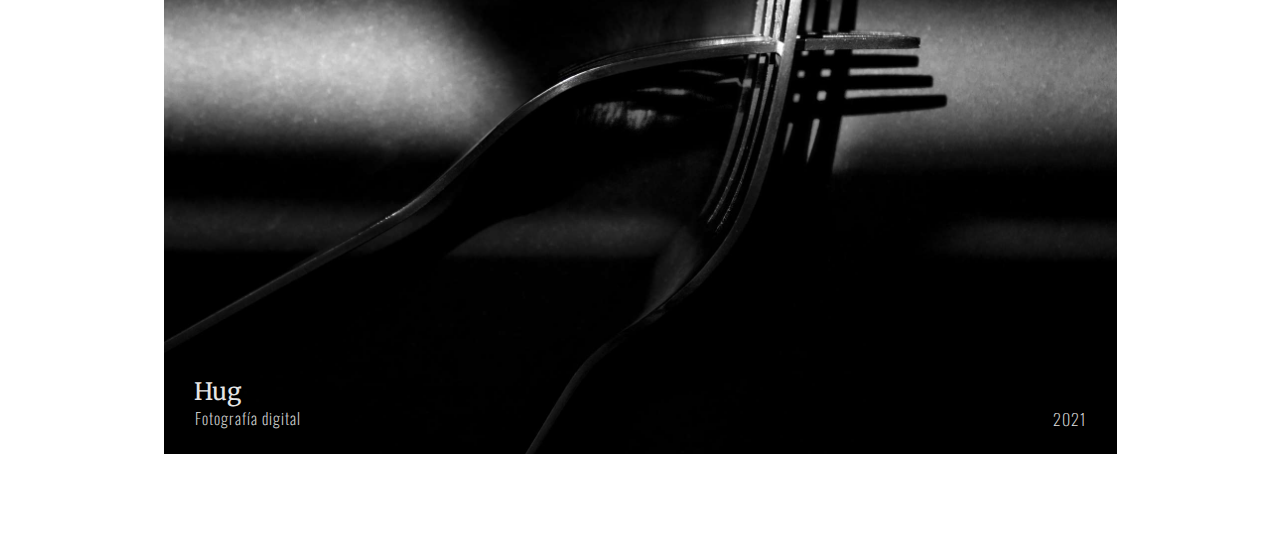
<file: 04_Light-Linkage.html>
<!DOCTYPE html>
<html style="font-size: 16px;" lang="es"><head>
    <meta name="viewport" content="width=device-width, initial-scale=1.0">
    <meta charset="utf-8">
    <meta name="keywords" content="Touching">
    <meta name="description" content="">
    <title>04_Light Linkage</title>
    <link rel="stylesheet" href="nicepage.css" media="screen">
<link rel="stylesheet" href="04_Light-Linkage.css" media="screen">
    <script class="u-script" type="text/javascript" src="jquery.js" defer=""></script>
    <script class="u-script" type="text/javascript" src="nicepage.js" defer=""></script>
    <meta name="generator" content="Nicepage 5.0.7, nicepage.com">
    <link id="u-theme-google-font" rel="stylesheet" href="https://fonts.googleapis.com/css?family=Roboto:100,100i,300,300i,400,400i,500,500i,700,700i,900,900i|Open+Sans:300,300i,400,400i,500,500i,600,600i,700,700i,800,800i">
    <link id="u-page-google-font" rel="stylesheet" href="https://fonts.googleapis.com/css?family=Merriweather:300,300i,400,400i,700,700i,900,900i|Oswald:200,300,400,500,600,700">
    
    
    <script type="application/ld+json">{
		"@context": "http://schema.org",
		"@type": "Organization",
		"name": "",
		"logo": "images/Firma_obra_digital2.png"
}</script>
    <meta name="theme-color" content="#478ac9">
    <meta property="og:title" content="04_Light Linkage">
    <meta property="og:type" content="website">
  </head>
  <body class="u-body u-xl-mode" data-lang="es"><header class="u-clearfix u-header u-header" id="sec-5f13"><div class="u-clearfix u-sheet u-sheet-1">
        <a href="Home.html" class="u-image u-logo u-image-1" data-image-width="417" data-image-height="251" title="Home">
          <img src="images/Firma_obra_digital2.png" class="u-logo-image u-logo-image-1">
        </a>
        <nav class="u-menu u-menu-dropdown u-menu-open-right u-offcanvas u-menu-1" data-responsive-from="MD">
          <div class="menu-collapse" style="font-size: 1rem; letter-spacing: 0px; font-weight: 700; text-transform: uppercase;">
            <a class="u-button-style u-custom-active-border-color u-custom-active-color u-custom-border u-custom-border-color u-custom-borders u-custom-hover-border-color u-custom-hover-color u-custom-left-right-menu-spacing u-custom-padding-bottom u-custom-text-active-color u-custom-text-color u-custom-text-decoration u-custom-text-hover-color u-custom-top-bottom-menu-spacing u-nav-link u-text-active-palette-1-base u-text-grey-70 u-text-hover-palette-2-base" href="#">
              <svg class="u-svg-link" viewBox="0 0 24 24"><use xmlns:xlink="http://www.w3.org/1999/xlink" xlink:href="#menu-hamburger"></use></svg>
              <svg class="u-svg-content" version="1.1" id="menu-hamburger" viewBox="0 0 16 16" x="0px" y="0px" xmlns:xlink="http://www.w3.org/1999/xlink" xmlns="http://www.w3.org/2000/svg"><g><rect y="1" width="16" height="2"></rect><rect y="7" width="16" height="2"></rect><rect y="13" width="16" height="2"></rect>
</g></svg>
            </a>
          </div>
          <div class="u-custom-menu u-nav-container">
            <ul class="u-nav u-spacing-30 u-unstyled u-nav-1"><li class="u-nav-item"><a class="u-border-2 u-border-active-grey-90 u-border-hover-grey-50 u-border-no-left u-border-no-right u-border-no-top u-button-style u-nav-link u-text-active-black u-text-grey-50 u-text-hover-grey-70" href="Home.html" style="padding: 10px 26px;">Home</a>
</li><li class="u-nav-item"><a class="u-border-2 u-border-active-grey-90 u-border-hover-grey-50 u-border-no-left u-border-no-right u-border-no-top u-button-style u-nav-link u-text-active-black u-text-grey-50 u-text-hover-grey-70" style="padding: 10px 26px;">Obra</a><div class="u-nav-popup"><ul class="u-custom-font u-font-oswald u-h-spacing-40 u-nav u-unstyled u-v-spacing-14 u-nav-2"><li class="u-nav-item"><a class="u-button-style u-grey-15 u-nav-link">2022</a><div class="u-nav-popup"><ul class="u-custom-font u-font-oswald u-h-spacing-40 u-nav u-unstyled u-v-spacing-14 u-nav-3"><li class="u-nav-item"><a class="u-button-style u-grey-15 u-nav-link" href="02_Abstractions.html">Subtlenesses</a>
</li></ul>
</div>
</li><li class="u-nav-item"><a class="u-button-style u-grey-15 u-nav-link">2021</a><div class="u-nav-popup"><ul class="u-custom-font u-font-oswald u-h-spacing-40 u-nav u-unstyled u-v-spacing-14 u-nav-4"><li class="u-nav-item"><a class="u-button-style u-grey-15 u-nav-link" href="03_Touching.html">Touching</a>
</li><li class="u-nav-item"><a class="u-button-style u-grey-15 u-nav-link" href="04_Light-Linkage.html">Light Linkage</a>
</li></ul>
</div>
</li></ul>
</div>
</li><li class="u-nav-item"><a class="u-border-2 u-border-active-grey-90 u-border-hover-grey-50 u-border-no-left u-border-no-right u-border-no-top u-button-style u-nav-link u-text-active-black u-text-grey-50 u-text-hover-grey-70" href="Bio.html" style="padding: 10px 26px;">Bio</a>
</li></ul>
          </div>
          <div class="u-custom-menu u-nav-container-collapse">
            <div class="u-border-1 u-border-grey-75 u-container-style u-grey-15 u-inner-container-layout u-sidenav">
              <div class="u-inner-container-layout u-sidenav-overflow">
                <div class="u-menu-close"></div>
                <ul class="u-align-center-lg u-align-center-xl u-align-left-md u-align-left-sm u-align-left-xs u-custom-font u-font-oswald u-nav u-popupmenu-items u-spacing-40 u-text-active-white u-text-grey-80 u-unstyled u-nav-5"><li class="u-nav-item"><a class="u-button-style u-nav-link" href="Home.html">Home</a>
</li><li class="u-nav-item"><a class="u-button-style u-nav-link">Obra</a><div class="u-nav-popup"><ul class="u-custom-font u-font-oswald u-h-spacing-40 u-nav u-unstyled u-v-spacing-14 u-nav-6"><li class="u-nav-item"><a class="u-button-style u-nav-link">2022</a><div class="u-nav-popup"><ul class="u-custom-font u-font-oswald u-h-spacing-40 u-nav u-unstyled u-v-spacing-14 u-nav-7"><li class="u-nav-item"><a class="u-button-style u-nav-link" href="02_Abstractions.html">Subtlenesses</a>
</li></ul>
</div>
</li><li class="u-nav-item"><a class="u-button-style u-nav-link">2021</a><div class="u-nav-popup"><ul class="u-custom-font u-font-oswald u-h-spacing-40 u-nav u-unstyled u-v-spacing-14 u-nav-8"><li class="u-nav-item"><a class="u-button-style u-nav-link" href="03_Touching.html">Touching</a>
</li><li class="u-nav-item"><a class="u-button-style u-nav-link" href="04_Light-Linkage.html">Light Linkage</a>
</li></ul>
</div>
</li></ul>
</div>
</li><li class="u-nav-item"><a class="u-button-style u-nav-link" href="Bio.html">Bio</a>
</li></ul>
              </div>
            </div>
            <div class="u-menu-overlay"></div>
          </div>
        </nav>
      </div></header>
    <section class="u-clearfix u-section-1" id="sec-9d65">
      <div class="u-clearfix u-sheet u-valign-middle-lg u-valign-middle-xl u-sheet-1">
        <div class="u-align-center u-clearfix u-group-elements u-group-elements-1">
          <h1 class="u-text u-text-1">Light linkage</h1>
          <p class="u-align-center u-text u-text-2">La serie Light Linkage es un duo de fotografías digitales que hacen referencia a esos vínculos que se generan entre seres vivos a través de la conexión de consciencias, vivencias y experiencias.</p>
        </div>
        <img class="u-expanded-width-lg u-expanded-width-md u-expanded-width-sm u-expanded-width-xs u-image u-image-default u-image-1" src="images/El_vnculo.jpg" alt="" data-image-width="5315" data-image-height="3543">
        <h3 class="u-align-center-lg u-align-center-xl u-align-left-md u-align-left-sm u-align-left-xs u-text u-text-grey-10 u-text-3">Light Linkage </h3>
        <p class="u-align-center u-text u-text-grey-10 u-text-4">2021</p>
        <p class="u-align-center-lg u-align-center-xl u-align-left-md u-align-left-sm u-align-left-xs u-text u-text-grey-10 u-text-5">Fotografía digital</p>
        <img class="u-expanded-width-lg u-expanded-width-md u-expanded-width-sm u-expanded-width-xs u-image u-image-default u-image-2" src="images/tenedores.jpg" alt="" data-image-width="5315" data-image-height="3543">
        <h3 class="u-align-center-lg u-align-center-xl u-align-left-md u-align-left-sm u-align-left-xs u-text u-text-grey-10 u-text-6">Hu​​g </h3>
        <p class="u-align-center-lg u-align-center-md u-align-center-xl u-align-left-sm u-align-left-xs u-text u-text-grey-10 u-text-7">Fotografía dig​ital</p>
        <p class="u-align-center u-text u-text-grey-10 u-text-8">2021</p>
      </div>
    </section>
    
    
  
</body></html>
</file>
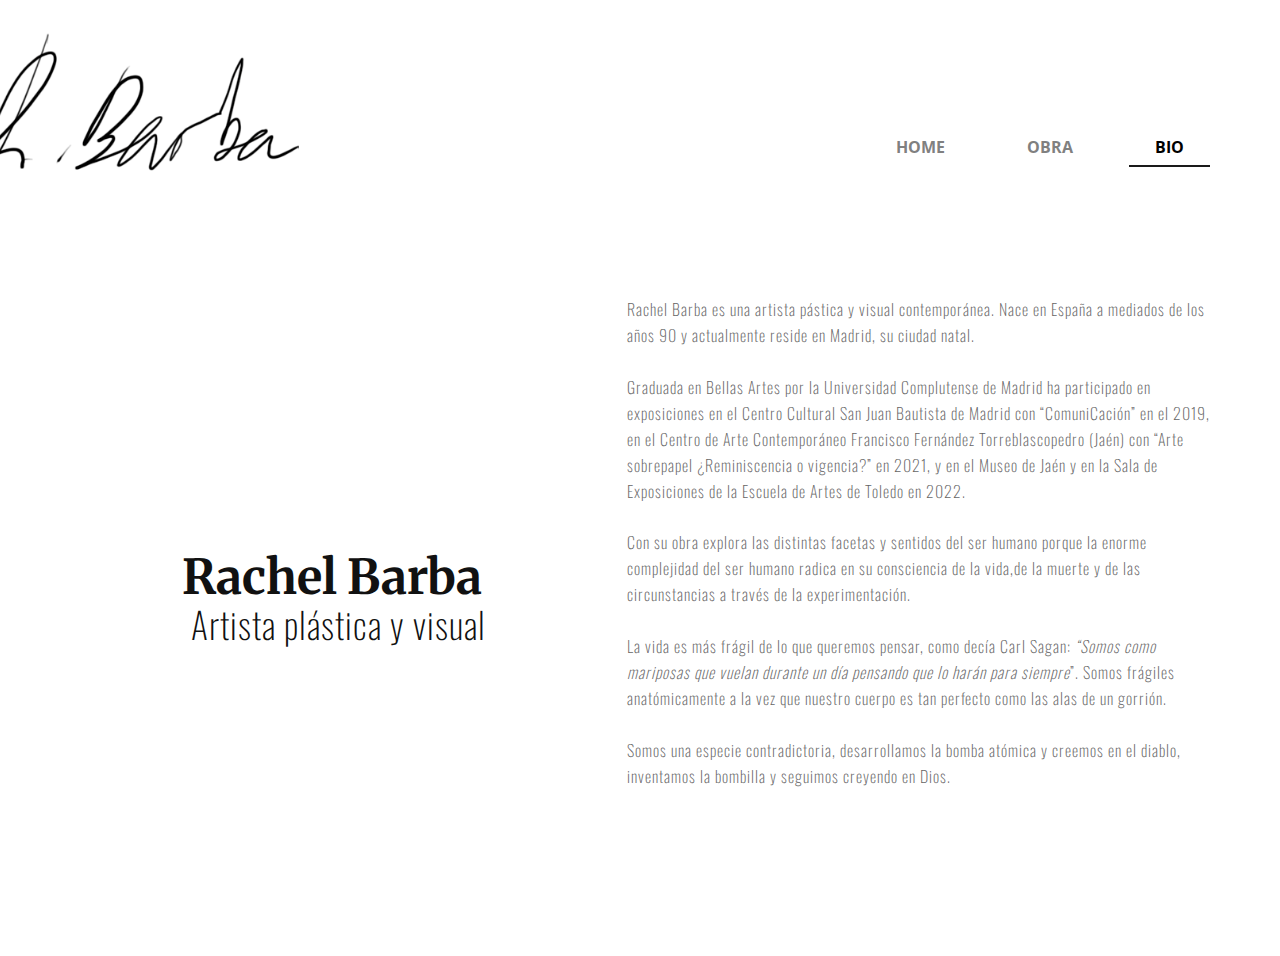
<file: Bio.html>
<!DOCTYPE html>
<html style="font-size: 16px;" lang="es"><head>
    <meta name="viewport" content="width=device-width, initial-scale=1.0">
    <meta charset="utf-8">
    <meta name="keywords" content="Rachel Barba, Artista plástica y visual">
    <meta name="description" content="">
    <title>Bio</title>
    <link rel="stylesheet" href="nicepage.css" media="screen">
<link rel="stylesheet" href="Bio.css" media="screen">
    <script class="u-script" type="text/javascript" src="jquery.js" defer=""></script>
    <script class="u-script" type="text/javascript" src="nicepage.js" defer=""></script>
    <meta name="generator" content="Nicepage 5.0.7, nicepage.com">
    <link id="u-theme-google-font" rel="stylesheet" href="https://fonts.googleapis.com/css?family=Roboto:100,100i,300,300i,400,400i,500,500i,700,700i,900,900i|Open+Sans:300,300i,400,400i,500,500i,600,600i,700,700i,800,800i">
    <link id="u-page-google-font" rel="stylesheet" href="https://fonts.googleapis.com/css?family=Oswald:200,300,400,500,600,700|Merriweather:300,300i,400,400i,700,700i,900,900i">
    
    
    <script type="application/ld+json">{
		"@context": "http://schema.org",
		"@type": "Organization",
		"name": "",
		"logo": "images/Firma_obra_digital2.png"
}</script>
    <meta name="theme-color" content="#478ac9">
    <meta property="og:title" content="Bio">
    <meta property="og:type" content="website">
  </head>
  <body class="u-body u-xl-mode" data-lang="es"><header class="u-clearfix u-header u-header" id="sec-5f13"><div class="u-clearfix u-sheet u-sheet-1">
        <a href="Home.html" class="u-image u-logo u-image-1" data-image-width="417" data-image-height="251" title="Home">
          <img src="images/Firma_obra_digital2.png" class="u-logo-image u-logo-image-1">
        </a>
        <nav class="u-menu u-menu-dropdown u-menu-open-right u-offcanvas u-menu-1" data-responsive-from="MD">
          <div class="menu-collapse" style="font-size: 1rem; letter-spacing: 0px; font-weight: 700; text-transform: uppercase;">
            <a class="u-button-style u-custom-active-border-color u-custom-active-color u-custom-border u-custom-border-color u-custom-borders u-custom-hover-border-color u-custom-hover-color u-custom-left-right-menu-spacing u-custom-padding-bottom u-custom-text-active-color u-custom-text-color u-custom-text-decoration u-custom-text-hover-color u-custom-top-bottom-menu-spacing u-nav-link u-text-active-palette-1-base u-text-grey-70 u-text-hover-palette-2-base" href="#">
              <svg class="u-svg-link" viewBox="0 0 24 24"><use xmlns:xlink="http://www.w3.org/1999/xlink" xlink:href="#menu-hamburger"></use></svg>
              <svg class="u-svg-content" version="1.1" id="menu-hamburger" viewBox="0 0 16 16" x="0px" y="0px" xmlns:xlink="http://www.w3.org/1999/xlink" xmlns="http://www.w3.org/2000/svg"><g><rect y="1" width="16" height="2"></rect><rect y="7" width="16" height="2"></rect><rect y="13" width="16" height="2"></rect>
</g></svg>
            </a>
          </div>
          <div class="u-custom-menu u-nav-container">
            <ul class="u-nav u-spacing-30 u-unstyled u-nav-1"><li class="u-nav-item"><a class="u-border-2 u-border-active-grey-90 u-border-hover-grey-50 u-border-no-left u-border-no-right u-border-no-top u-button-style u-nav-link u-text-active-black u-text-grey-50 u-text-hover-grey-70" href="Home.html" style="padding: 10px 26px;">Home</a>
</li><li class="u-nav-item"><a class="u-border-2 u-border-active-grey-90 u-border-hover-grey-50 u-border-no-left u-border-no-right u-border-no-top u-button-style u-nav-link u-text-active-black u-text-grey-50 u-text-hover-grey-70" style="padding: 10px 26px;">Obra</a><div class="u-nav-popup"><ul class="u-custom-font u-font-oswald u-h-spacing-40 u-nav u-unstyled u-v-spacing-14 u-nav-2"><li class="u-nav-item"><a class="u-button-style u-grey-15 u-nav-link">2022</a><div class="u-nav-popup"><ul class="u-custom-font u-font-oswald u-h-spacing-40 u-nav u-unstyled u-v-spacing-14 u-nav-3"><li class="u-nav-item"><a class="u-button-style u-grey-15 u-nav-link" href="02_Abstractions.html">Subtlenesses</a>
</li></ul>
</div>
</li><li class="u-nav-item"><a class="u-button-style u-grey-15 u-nav-link">2021</a><div class="u-nav-popup"><ul class="u-custom-font u-font-oswald u-h-spacing-40 u-nav u-unstyled u-v-spacing-14 u-nav-4"><li class="u-nav-item"><a class="u-button-style u-grey-15 u-nav-link" href="03_Touching.html">Touching</a>
</li><li class="u-nav-item"><a class="u-button-style u-grey-15 u-nav-link" href="04_Light-Linkage.html">Light Linkage</a>
</li></ul>
</div>
</li></ul>
</div>
</li><li class="u-nav-item"><a class="u-border-2 u-border-active-grey-90 u-border-hover-grey-50 u-border-no-left u-border-no-right u-border-no-top u-button-style u-nav-link u-text-active-black u-text-grey-50 u-text-hover-grey-70" href="Bio.html" style="padding: 10px 26px;">Bio</a>
</li></ul>
          </div>
          <div class="u-custom-menu u-nav-container-collapse">
            <div class="u-border-1 u-border-grey-75 u-container-style u-grey-15 u-inner-container-layout u-sidenav">
              <div class="u-inner-container-layout u-sidenav-overflow">
                <div class="u-menu-close"></div>
                <ul class="u-align-center-lg u-align-center-xl u-align-left-md u-align-left-sm u-align-left-xs u-custom-font u-font-oswald u-nav u-popupmenu-items u-spacing-40 u-text-active-white u-text-grey-80 u-unstyled u-nav-5"><li class="u-nav-item"><a class="u-button-style u-nav-link" href="Home.html">Home</a>
</li><li class="u-nav-item"><a class="u-button-style u-nav-link">Obra</a><div class="u-nav-popup"><ul class="u-custom-font u-font-oswald u-h-spacing-40 u-nav u-unstyled u-v-spacing-14 u-nav-6"><li class="u-nav-item"><a class="u-button-style u-nav-link">2022</a><div class="u-nav-popup"><ul class="u-custom-font u-font-oswald u-h-spacing-40 u-nav u-unstyled u-v-spacing-14 u-nav-7"><li class="u-nav-item"><a class="u-button-style u-nav-link" href="02_Abstractions.html">Subtlenesses</a>
</li></ul>
</div>
</li><li class="u-nav-item"><a class="u-button-style u-nav-link">2021</a><div class="u-nav-popup"><ul class="u-custom-font u-font-oswald u-h-spacing-40 u-nav u-unstyled u-v-spacing-14 u-nav-8"><li class="u-nav-item"><a class="u-button-style u-nav-link" href="03_Touching.html">Touching</a>
</li><li class="u-nav-item"><a class="u-button-style u-nav-link" href="04_Light-Linkage.html">Light Linkage</a>
</li></ul>
</div>
</li></ul>
</div>
</li><li class="u-nav-item"><a class="u-button-style u-nav-link" href="Bio.html">Bio</a>
</li></ul>
              </div>
            </div>
            <div class="u-menu-overlay"></div>
          </div>
        </nav>
      </div></header>
    <section class="u-clearfix u-section-1" id="sec-36f0">
      <div class="u-clearfix u-sheet u-valign-middle-sm u-sheet-1">
        <p class="u-text u-text-1">Rachel Barba es una artista pástica y visual contemporánea. Nace en España a mediados de los años 90 y actualmente reside en Madrid, su ciudad natal.&nbsp;<br>
          <br>Graduada en Bellas Artes por la Universidad Complutense de Madrid ha participado en exposiciones en el Centro Cultural San Juan Bautista de Madrid con “ComuniCación” en el 2019, en el Centro de Arte Contemporáneo Francisco Fernández Torreblascopedro (Jaén) con “Arte sobrepapel ¿Reminiscencia o vigencia?” en 2021, y en el Museo de Jaén y en la Sala de Exposiciones de la Escuela de Artes de Toledo en 2022.<br>
          <br>Con su obra explora las distintas facetas y sentidos del ser humano porque la enorme complejidad del ser humano radica en su consciencia de la vida,de la muerte y de las circunstancias a través de la experimentación.<br>
          <br>La vida es más frágil de lo que queremos pensar, como decía Carl Sagan: <span style="font-style: italic;">“Somos como mariposas que vuelan durante un día pensando que lo harán para siempre</span>”. Somos frágiles anatómicamente a la vez que nuestro cuerpo es tan perfecto como las alas de un gorrión.<br>
          <br>Somos una especie contradictoria, desarrollamos la bomba atómica y creemos en el diablo, inventamos la bombilla y seguimos creyendo en Dios.&nbsp;
        </p>
        <h1 class="u-text u-text-default u-text-2">Rachel Barba</h1>
        <h2 class="u-text u-text-default u-text-3">Artista plástica y visual</h2>
      </div>
    </section>
    
    

  
</body></html>
</file>
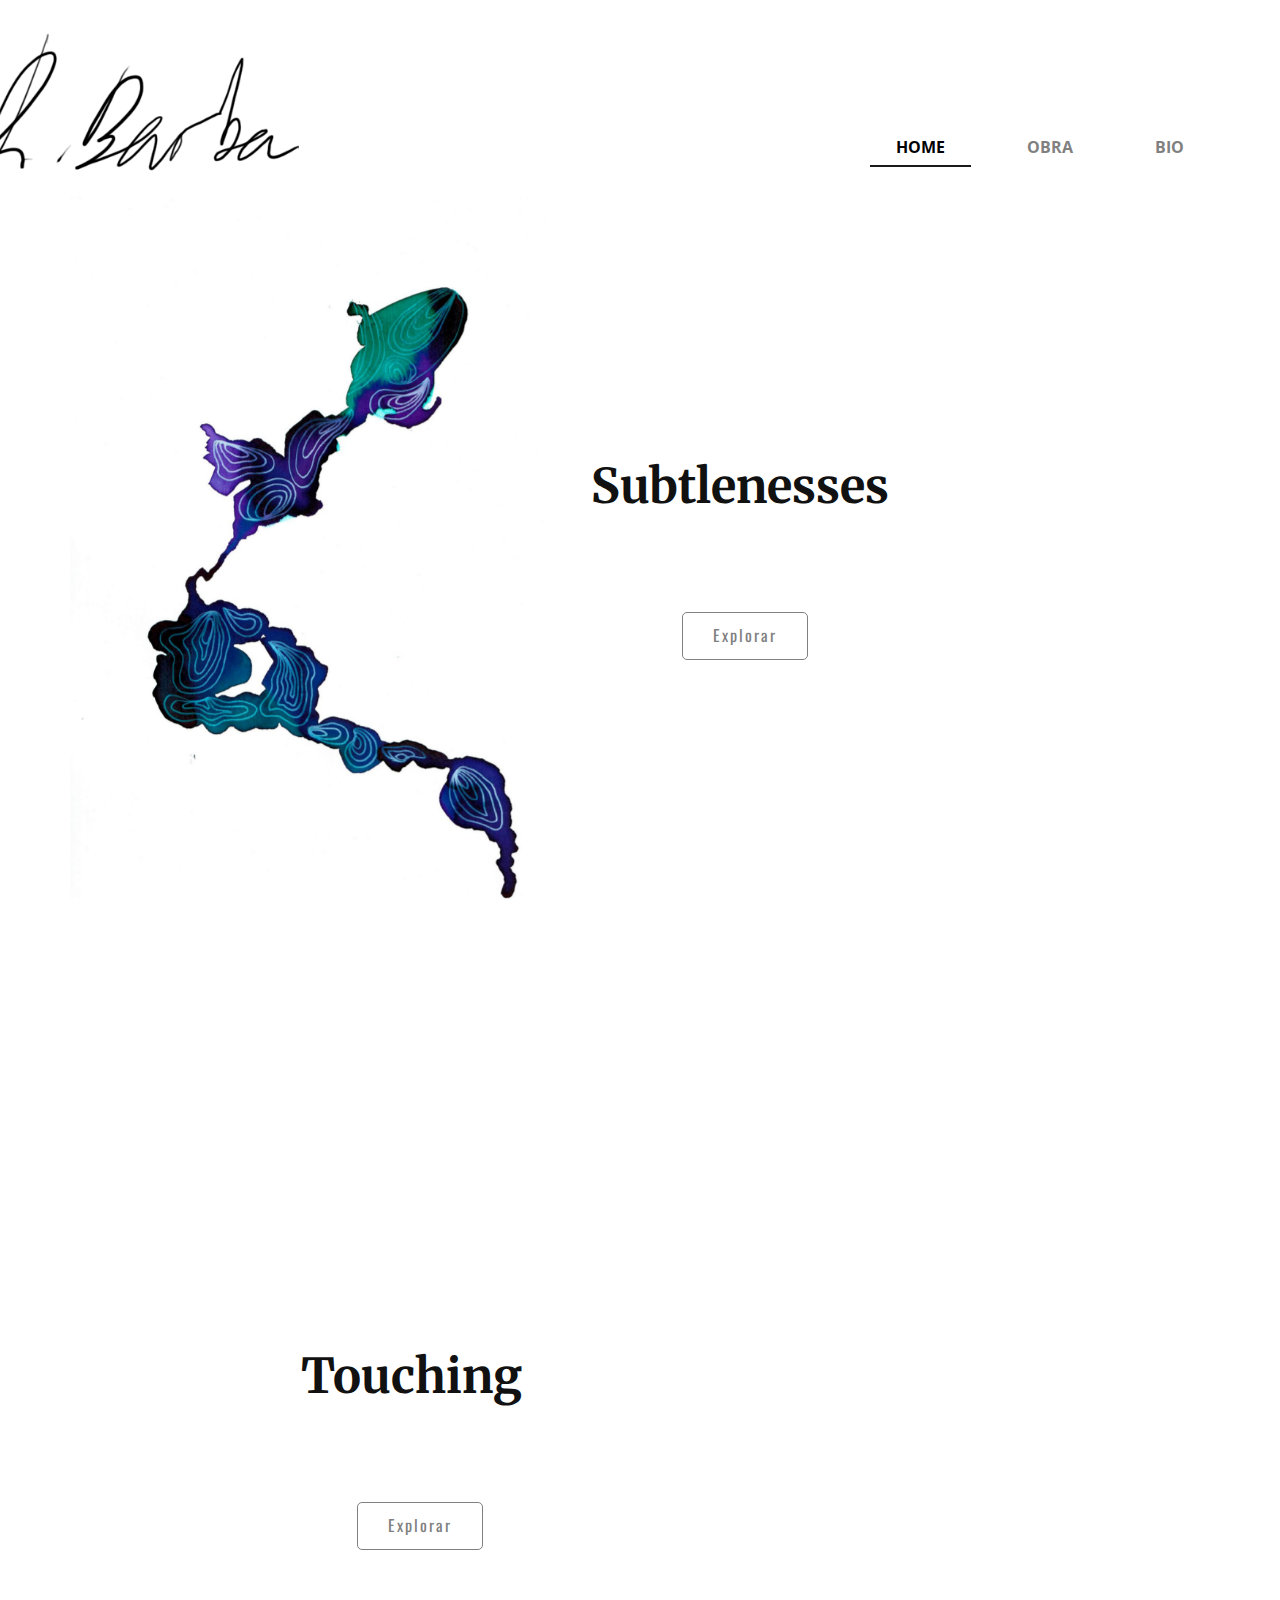
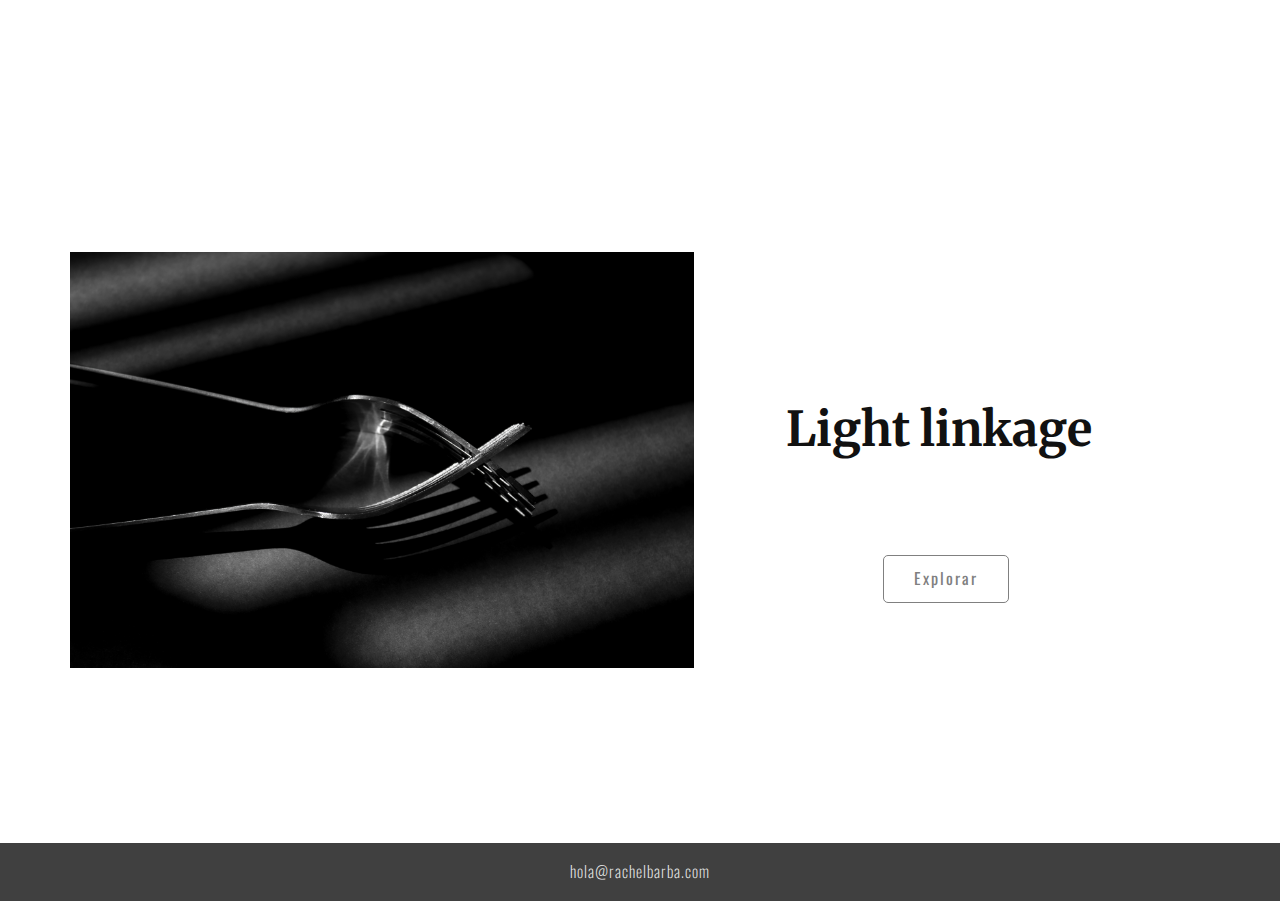
<file: Home.html>
<!DOCTYPE html>
<html style="font-size: 16px;" lang="es"><head>
    <meta name="viewport" content="width=device-width, initial-scale=1.0">
    <meta charset="utf-8">
    <meta name="keywords" content="Abstracción">
    <meta name="description" content="">
    <title>Home</title>
    <link rel="stylesheet" href="nicepage.css" media="screen">
<link rel="stylesheet" href="Home.css" media="screen">
    <script class="u-script" type="text/javascript" src="jquery.js" defer=""></script>
    <script class="u-script" type="text/javascript" src="nicepage.js" defer=""></script>
    <meta name="generator" content="Nicepage 5.0.7, nicepage.com">
    <link id="u-theme-google-font" rel="stylesheet" href="https://fonts.googleapis.com/css?family=Roboto:100,100i,300,300i,400,400i,500,500i,700,700i,900,900i|Open+Sans:300,300i,400,400i,500,500i,600,600i,700,700i,800,800i">
    <link id="u-page-google-font" rel="stylesheet" href="https://fonts.googleapis.com/css?family=Merriweather:300,300i,400,400i,700,700i,900,900i|Oswald:200,300,400,500,600,700">
    
    
    
    
    
    <script type="application/ld+json">{
		"@context": "http://schema.org",
		"@type": "Organization",
		"name": "",
		"logo": "images/Firma_obra_digital2.png"
}</script>
    <meta name="theme-color" content="#478ac9">
    <meta property="og:title" content="Home">
    <meta property="og:type" content="website">
  </head>
  <body class="u-body u-xl-mode" data-lang="es"><header class="u-clearfix u-header u-header" id="sec-5f13"><div class="u-clearfix u-sheet u-sheet-1">
        <a href="Home.html" class="u-image u-logo u-image-1" data-image-width="417" data-image-height="251" title="Home">
          <img src="images/Firma_obra_digital2.png" class="u-logo-image u-logo-image-1">
        </a>
        <nav class="u-menu u-menu-dropdown u-menu-open-right u-offcanvas u-menu-1" data-responsive-from="MD">
          <div class="menu-collapse" style="font-size: 1rem; letter-spacing: 0px; font-weight: 700; text-transform: uppercase;">
            <a class="u-button-style u-custom-active-border-color u-custom-active-color u-custom-border u-custom-border-color u-custom-borders u-custom-hover-border-color u-custom-hover-color u-custom-left-right-menu-spacing u-custom-padding-bottom u-custom-text-active-color u-custom-text-color u-custom-text-decoration u-custom-text-hover-color u-custom-top-bottom-menu-spacing u-nav-link u-text-active-palette-1-base u-text-grey-70 u-text-hover-palette-2-base" href="#">
              <svg class="u-svg-link" viewBox="0 0 24 24"><use xmlns:xlink="http://www.w3.org/1999/xlink" xlink:href="#menu-hamburger"></use></svg>
              <svg class="u-svg-content" version="1.1" id="menu-hamburger" viewBox="0 0 16 16" x="0px" y="0px" xmlns:xlink="http://www.w3.org/1999/xlink" xmlns="http://www.w3.org/2000/svg"><g><rect y="1" width="16" height="2"></rect><rect y="7" width="16" height="2"></rect><rect y="13" width="16" height="2"></rect>
</g></svg>
            </a>
          </div>
          <div class="u-custom-menu u-nav-container">
            <ul class="u-nav u-spacing-30 u-unstyled u-nav-1"><li class="u-nav-item"><a class="u-border-2 u-border-active-grey-90 u-border-hover-grey-50 u-border-no-left u-border-no-right u-border-no-top u-button-style u-nav-link u-text-active-black u-text-grey-50 u-text-hover-grey-70" href="Home.html" style="padding: 10px 26px;">Home</a>
</li><li class="u-nav-item"><a class="u-border-2 u-border-active-grey-90 u-border-hover-grey-50 u-border-no-left u-border-no-right u-border-no-top u-button-style u-nav-link u-text-active-black u-text-grey-50 u-text-hover-grey-70" style="padding: 10px 26px;">Obra</a><div class="u-nav-popup"><ul class="u-custom-font u-font-oswald u-h-spacing-40 u-nav u-unstyled u-v-spacing-14 u-nav-2"><li class="u-nav-item"><a class="u-button-style u-grey-15 u-nav-link">2022</a><div class="u-nav-popup"><ul class="u-custom-font u-font-oswald u-h-spacing-40 u-nav u-unstyled u-v-spacing-14 u-nav-3"><li class="u-nav-item"><a class="u-button-style u-grey-15 u-nav-link" href="02_Abstractions.html">Subtlenesses</a>
</li></ul>
</div>
</li><li class="u-nav-item"><a class="u-button-style u-grey-15 u-nav-link">2021</a><div class="u-nav-popup"><ul class="u-custom-font u-font-oswald u-h-spacing-40 u-nav u-unstyled u-v-spacing-14 u-nav-4"><li class="u-nav-item"><a class="u-button-style u-grey-15 u-nav-link" href="03_Touching.html">Touching</a>
</li><li class="u-nav-item"><a class="u-button-style u-grey-15 u-nav-link" href="04_Light-Linkage.html">Light Linkage</a>
</li></ul>
</div>
</li></ul>
</div>
</li><li class="u-nav-item"><a class="u-border-2 u-border-active-grey-90 u-border-hover-grey-50 u-border-no-left u-border-no-right u-border-no-top u-button-style u-nav-link u-text-active-black u-text-grey-50 u-text-hover-grey-70" href="Bio.html" style="padding: 10px 26px;">Bio</a>
</li></ul>
          </div>
          <div class="u-custom-menu u-nav-container-collapse">
            <div class="u-border-1 u-border-grey-75 u-container-style u-grey-15 u-inner-container-layout u-sidenav">
              <div class="u-inner-container-layout u-sidenav-overflow">
                <div class="u-menu-close"></div>
                <ul class="u-align-center-lg u-align-center-xl u-align-left-md u-align-left-sm u-align-left-xs u-custom-font u-font-oswald u-nav u-popupmenu-items u-spacing-40 u-text-active-white u-text-grey-80 u-unstyled u-nav-5"><li class="u-nav-item"><a class="u-button-style u-nav-link" href="Home.html">Home</a>
</li><li class="u-nav-item"><a class="u-button-style u-nav-link">Obra</a><div class="u-nav-popup"><ul class="u-custom-font u-font-oswald u-h-spacing-40 u-nav u-unstyled u-v-spacing-14 u-nav-6"><li class="u-nav-item"><a class="u-button-style u-nav-link">2022</a><div class="u-nav-popup"><ul class="u-custom-font u-font-oswald u-h-spacing-40 u-nav u-unstyled u-v-spacing-14 u-nav-7"><li class="u-nav-item"><a class="u-button-style u-nav-link" href="02_Abstractions.html">Subtlenesses</a>
</li></ul>
</div>
</li><li class="u-nav-item"><a class="u-button-style u-nav-link">2021</a><div class="u-nav-popup"><ul class="u-custom-font u-font-oswald u-h-spacing-40 u-nav u-unstyled u-v-spacing-14 u-nav-8"><li class="u-nav-item"><a class="u-button-style u-nav-link" href="03_Touching.html">Touching</a>
</li><li class="u-nav-item"><a class="u-button-style u-nav-link" href="04_Light-Linkage.html">Light Linkage</a>
</li></ul>
</div>
</li></ul>
</div>
</li><li class="u-nav-item"><a class="u-button-style u-nav-link" href="Bio.html">Bio</a>
</li></ul>
              </div>
            </div>
            <div class="u-menu-overlay"></div>
          </div>
        </nav>
      </div></header>
    <section class="u-clearfix u-section-1" id="sec-5f9f">
      <div class="u-clearfix u-sheet u-sheet-1">
        <img class="u-image u-image-contain u-image-default u-image-1" src="images/4.jpg" alt="" data-image-width="2336" data-image-height="3440" data-animation-name="customAnimationIn" data-animation-duration="1000" data-animation-direction="">
        <h1 class="u-custom-font u-font-merriweather u-text u-text-1">Subtlenesses</h1>
        <a href="02_Abstractions.html" class="u-border-1 u-border-grey-50 u-border-hover-grey-15 u-btn u-btn-round u-button-style u-custom-font u-font-oswald u-hover-feature u-none u-radius-5 u-text-active-grey-5 u-text-hover-grey-10 u-btn-1" data-animation-name="" data-animation-duration="0" data-animation-direction="">Explorar</a>
      </div>
      
    </section>
    <section class="u-clearfix u-section-2" id="sec-9aaf">
      <div class="u-clearfix u-sheet u-sheet-1">
        <img class="u-image u-image-default u-image-1" src="images/azul2.jpg" alt="" data-image-width="1118" data-image-height="1680" data-animation-name="customAnimationIn" data-animation-duration="1000" data-animation-delay="0" data-animation-out="0">
        <h1 class="u-custom-font u-font-merriweather u-text u-text-1">Touching</h1>
        <a href="03_Touching.html" class="u-border-1 u-border-grey-50 u-border-hover-grey-15 u-btn u-btn-round u-button-style u-custom-font u-font-oswald u-hover-feature u-none u-radius-5 u-text-active-grey-5 u-text-hover-grey-10 u-btn-1" data-animation-name="" data-animation-duration="0" data-animation-direction="">Explorar</a>
      </div>
      
    </section>
    <section class="u-clearfix u-section-3" id="sec-97be">
      <div class="u-clearfix u-sheet u-sheet-1">
        <img class="u-expanded-width-xs u-image u-image-default u-image-1" src="images/El_vnculo.jpg" alt="" data-image-width="5315" data-image-height="3543">
        <h1 class="u-custom-font u-font-merriweather u-text u-text-1">Light linkage</h1>
        <a href="04_Light-Linkage.html" class="u-border-1 u-border-grey-50 u-border-hover-grey-15 u-btn u-btn-round u-button-style u-custom-font u-font-oswald u-hover-feature u-none u-radius-5 u-text-active-grey-5 u-text-hover-grey-10 u-btn-1" data-animation-name="" data-animation-duration="0" data-animation-direction="">Explorar</a>
      </div>
      
    </section>
    <section class="u-align-center u-clearfix u-grey-75 u-section-4" id="sec-b26f">
      <div class="u-clearfix u-sheet u-valign-middle u-sheet-1">
        <p class="u-text u-text-grey-5 u-text-1">hola@rachelbarba.com</p>
      </div>
    </section>
    
    
  
</body></html>
</file>
